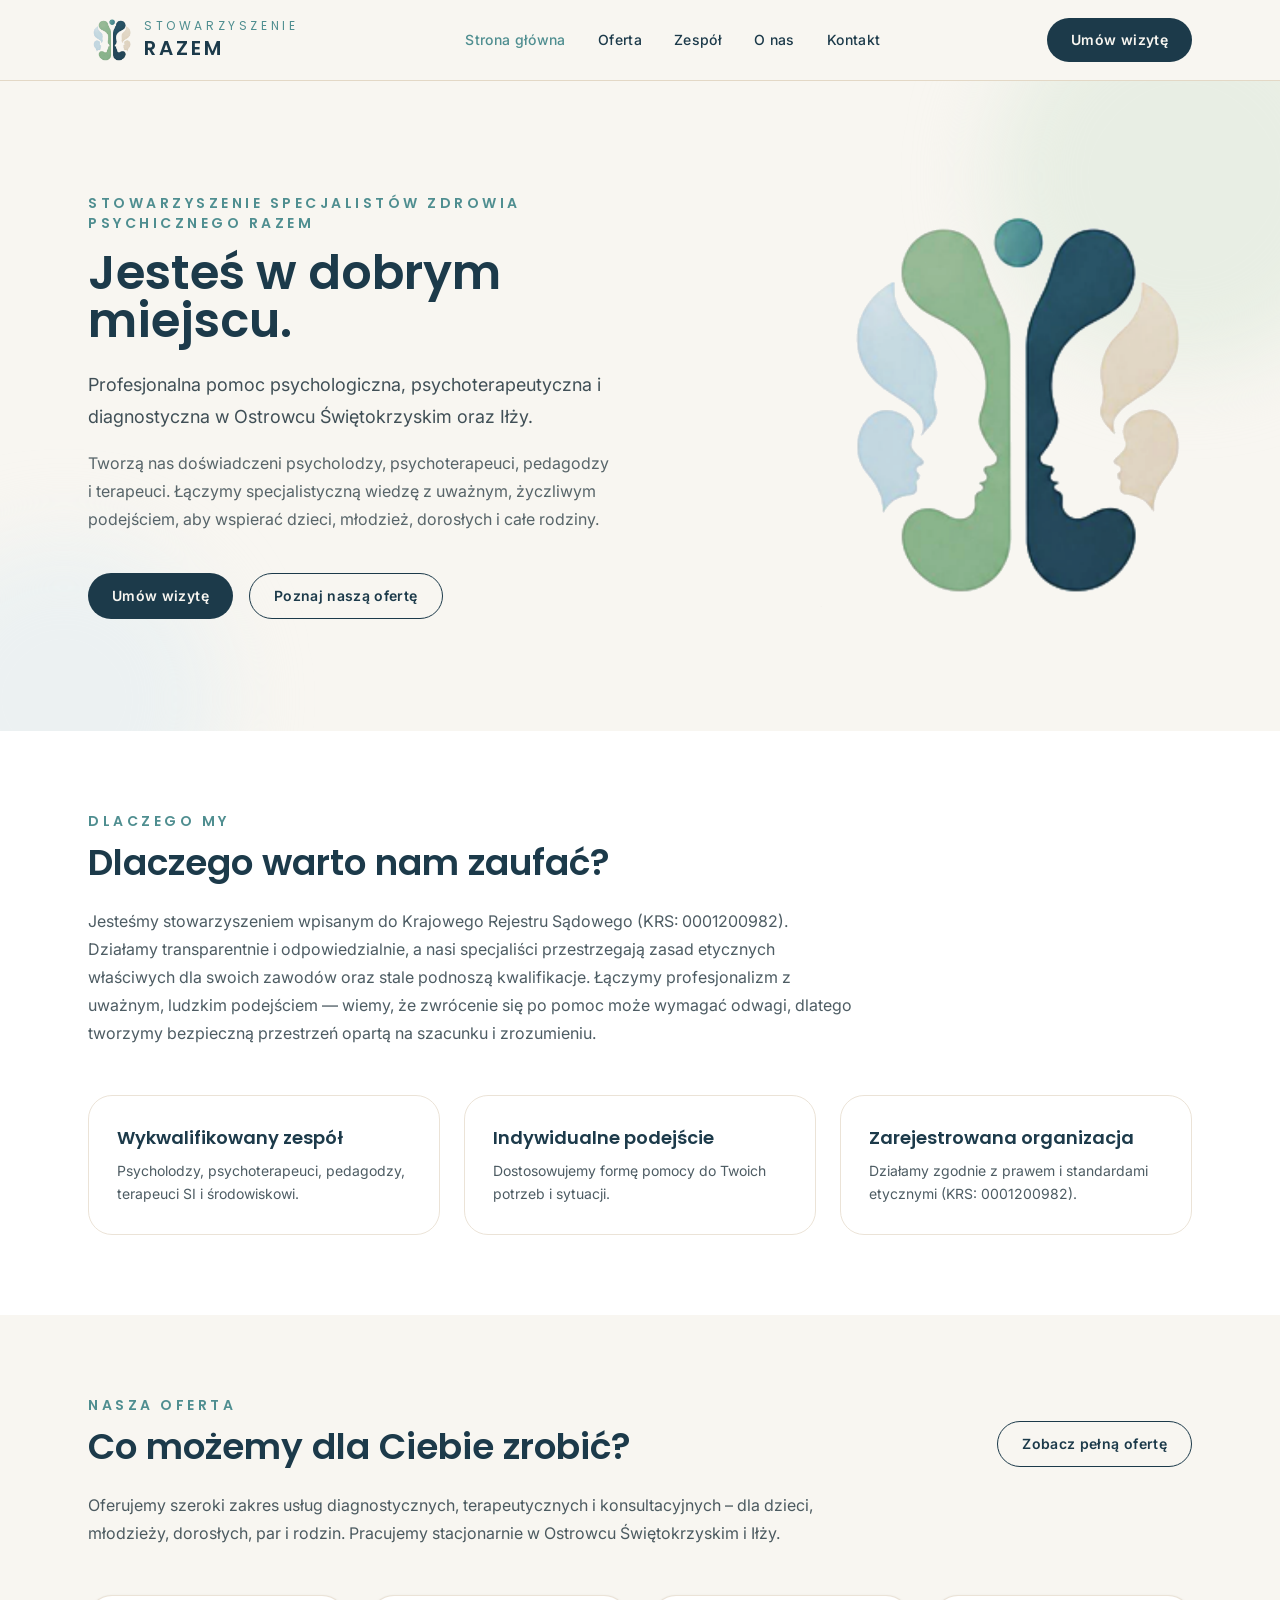
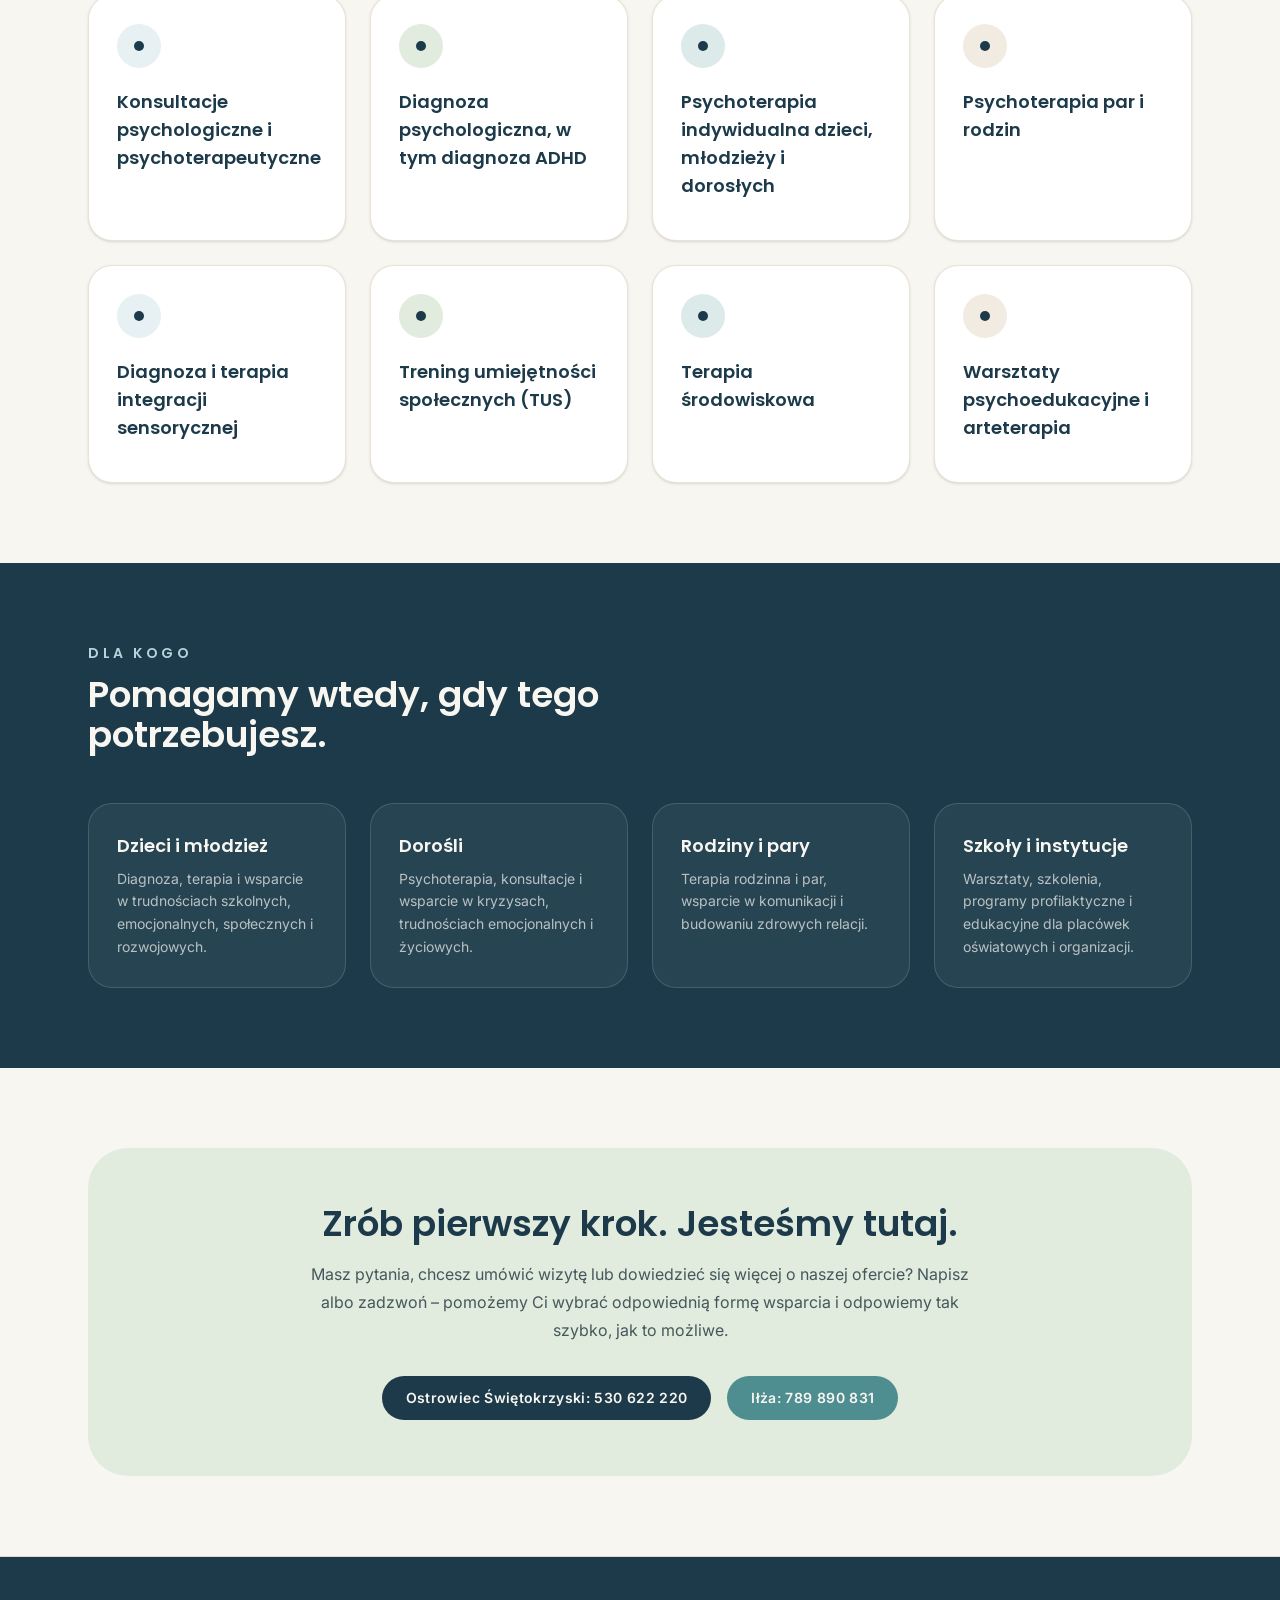
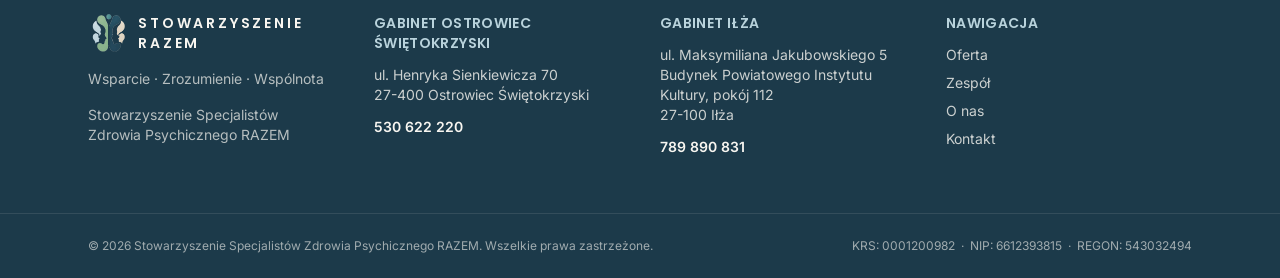
<file: razem/index.html>
<!DOCTYPE html><html lang="pl"><head><meta charset="UTF-8"><meta name="viewport" content="width=device-width, initial-scale=1"><title>Stowarzyszenie RAZEM</title><meta name="description" content="Profesjonalna pomoc psychologiczna, psychoterapeutyczna i diagnostyczna w Ostrowcu Świętokrzyskim oraz Iłży. Wsparcie dla dzieci, młodzieży, dorosłych, par i rodzin."><link rel="canonical" href="https://jceluch.github.io/razem/"><meta name="robots" content="noindex, nofollow"><link rel="icon" type="image/png" sizes="32x32" href="/razem/favicon-32.png"><link rel="icon" href="/razem/favicon.ico" sizes="any"><link rel="apple-touch-icon" href="/razem/apple-touch-icon.png"><meta property="og:title" content="Stowarzyszenie RAZEM"><meta property="og:description" content="Profesjonalna pomoc psychologiczna, psychoterapeutyczna i diagnostyczna w Ostrowcu Świętokrzyskim oraz Iłży. Wsparcie dla dzieci, młodzieży, dorosłych, par i rodzin."><meta property="og:type" content="website"><meta property="og:image" content="https://jceluch.github.io/razem/images/og-default.png"><meta property="og:locale" content="pl_PL"><meta name="twitter:card" content="summary_large_image"><link rel="preconnect" href="https://fonts.googleapis.com"><link rel="preconnect" href="https://fonts.gstatic.com" crossorigin><link href="https://fonts.googleapis.com/css2?family=Inter:wght@400;500;600;700&family=Poppins:wght@400;500;600;700&display=swap" rel="stylesheet"><link rel="stylesheet" href="/razem/_astro/BaseLayout.CHkU5G_m.css"></head><body class="flex min-h-screen flex-col bg-cream text-navy-dark"><header class="sticky top-0 z-50 border-b border-sand bg-cream/95 backdrop-blur"><div class="mx-auto w-full max-w-6xl px-6 flex h-20 items-center justify-between"><a href="/razem/" class="flex items-center gap-3" aria-label="Stowarzyszenie RAZEM – strona główna"><img src="/razem/images/logo/razem-icon.png" alt="" width="44" height="44" class="h-11 w-11"><span class="flex flex-col leading-tight"><span class="font-display text-xs tracking-[0.3em] text-teal uppercase">Stowarzyszenie</span><span class="font-display text-xl font-semibold tracking-[0.15em] text-navy uppercase">Razem</span></span></a><nav class="hidden items-center gap-8 md:flex" aria-label="Główna nawigacja"><a href="/razem/" class="text-sm font-medium tracking-wide transition-colors hover:text-teal text-teal" aria-current="page">Strona główna</a><a href="/razem/oferta" class="text-sm font-medium tracking-wide transition-colors hover:text-teal text-navy">Oferta</a><a href="/razem/zespol" class="text-sm font-medium tracking-wide transition-colors hover:text-teal text-navy">Zespół</a><a href="/razem/o-nas" class="text-sm font-medium tracking-wide transition-colors hover:text-teal text-navy">O nas</a><a href="/razem/kontakt" class="text-sm font-medium tracking-wide transition-colors hover:text-teal text-navy">Kontakt</a></nav><div class="hidden md:block"><a href="/razem/kontakt" class="inline-flex items-center justify-center gap-2 rounded-full px-6 py-3 text-sm font-semibold tracking-wide transition-colors bg-navy text-cream hover:bg-navy-dark">Umów wizytę</a></div><details class="group relative md:hidden"><summary class="flex h-10 w-10 cursor-pointer list-none items-center justify-center rounded-full border border-navy/20 text-navy [&amp;::-webkit-details-marker]:hidden" aria-label="Otwórz menu"><svg xmlns="http://www.w3.org/2000/svg" viewBox="0 0 24 24" fill="none" stroke="currentColor" stroke-width="2" class="h-5 w-5"><path stroke-linecap="round" stroke-linejoin="round" d="M4 6h16M4 12h16M4 18h16"></path></svg></summary><nav class="absolute right-0 top-12 flex w-56 flex-col gap-1 rounded-2xl border border-sand bg-cream p-3 shadow-lg" aria-label="Menu mobilne"><a href="/razem/" class="rounded-lg px-3 py-2 text-sm font-medium transition-colors hover:bg-sand/60 text-teal">Strona główna</a><a href="/razem/oferta" class="rounded-lg px-3 py-2 text-sm font-medium transition-colors hover:bg-sand/60 text-navy">Oferta</a><a href="/razem/zespol" class="rounded-lg px-3 py-2 text-sm font-medium transition-colors hover:bg-sand/60 text-navy">Zespół</a><a href="/razem/o-nas" class="rounded-lg px-3 py-2 text-sm font-medium transition-colors hover:bg-sand/60 text-navy">O nas</a><a href="/razem/kontakt" class="rounded-lg px-3 py-2 text-sm font-medium transition-colors hover:bg-sand/60 text-navy">Kontakt</a><a href="/razem/kontakt" class="mt-1 rounded-lg bg-navy px-3 py-2 text-center text-sm font-semibold text-cream">Umów wizytę</a></nav></details></div></header><main class="flex-1"><section class="relative overflow-hidden"><div class="absolute inset-0 -z-10 bg-cream"></div><div class="absolute -top-24 -right-24 -z-10 h-96 w-96 rounded-full bg-sage-light/70 blur-2xl"></div><div class="absolute -bottom-32 -left-24 -z-10 h-80 w-80 rounded-full bg-sky-light/70 blur-2xl"></div><div class="mx-auto w-full max-w-6xl px-6 grid items-center gap-12 py-20 lg:grid-cols-2 lg:py-28"><div><p class="mb-4 font-display text-sm font-semibold tracking-[0.25em] text-teal uppercase">Stowarzyszenie Specjalistów Zdrowia Psychicznego RAZEM</p><h1 class="text-4xl font-semibold text-navy sm:text-5xl">Jesteś w dobrym miejscu.</h1><p class="mt-6 max-w-xl text-lg leading-8 text-navy-dark/80">Profesjonalna pomoc psychologiczna, psychoterapeutyczna i diagnostyczna w Ostrowcu Świętokrzyskim oraz Iłży.</p><p class="mt-4 max-w-xl leading-7 text-navy-dark/70">Tworzą nas doświadczeni psycholodzy, psychoterapeuci, pedagodzy i terapeuci. Łączymy specjalistyczną wiedzę z uważnym, życzliwym podejściem, aby wspierać dzieci, młodzież, dorosłych i całe rodziny.</p><div class="mt-10 flex flex-wrap gap-4"><a href="/razem/kontakt" class="inline-flex items-center justify-center gap-2 rounded-full px-6 py-3 text-sm font-semibold tracking-wide transition-colors bg-navy text-cream hover:bg-navy-dark">Umów wizytę</a><a href="/razem/oferta" class="inline-flex items-center justify-center gap-2 rounded-full px-6 py-3 text-sm font-semibold tracking-wide transition-colors border border-navy text-navy hover:bg-navy hover:text-cream">Poznaj naszą ofertę</a></div></div><div class="flex justify-center lg:justify-end"><img src="/razem/images/logo/razem-icon.png" alt="Znak graficzny Stowarzyszenia RAZEM" width="360" height="360" class="w-64 sm:w-80 lg:w-96"></div></div></section><section class="bg-white py-20"><div class="mx-auto w-full max-w-6xl px-6"><div class="text-left max-w-2xl"><p class="mb-3 font-display text-sm font-semibold tracking-[0.25em] uppercase text-teal">Dlaczego my</p><h2 class="text-3xl font-semibold sm:text-4xl text-navy">Dlaczego warto nam zaufać?</h2></div><p class="mt-6 max-w-3xl leading-7 text-navy-dark/75">Jesteśmy stowarzyszeniem wpisanym do Krajowego Rejestru Sądowego (KRS: 0001200982). Działamy transparentnie i odpowiedzialnie, a nasi specjaliści przestrzegają zasad etycznych właściwych dla swoich zawodów oraz stale podnoszą kwalifikacje. Łączymy profesjonalizm z uważnym, ludzkim podejściem — wiemy, że zwrócenie się po pomoc może wymagać odwagi, dlatego tworzymy bezpieczną przestrzeń opartą na szacunku i zrozumieniu.</p><div class="mt-12 grid gap-6 sm:grid-cols-3"><div class="rounded-3xl border border-sand/70 p-7"><h3 class="text-lg font-semibold text-navy">Wykwalifikowany zespół</h3><p class="mt-2 text-sm leading-relaxed text-navy-dark/75">Psycholodzy, psychoterapeuci, pedagodzy, terapeuci SI i środowiskowi.</p></div><div class="rounded-3xl border border-sand/70 p-7"><h3 class="text-lg font-semibold text-navy">Indywidualne podejście</h3><p class="mt-2 text-sm leading-relaxed text-navy-dark/75">Dostosowujemy formę pomocy do Twoich potrzeb i sytuacji.</p></div><div class="rounded-3xl border border-sand/70 p-7"><h3 class="text-lg font-semibold text-navy">Zarejestrowana organizacja</h3><p class="mt-2 text-sm leading-relaxed text-navy-dark/75">Działamy zgodnie z prawem i standardami etycznymi (KRS: 0001200982).</p></div></div></div></section><section class="py-20"><div class="mx-auto w-full max-w-6xl px-6"><div class="flex flex-wrap items-end justify-between gap-6"><div class="text-left max-w-xl"><p class="mb-3 font-display text-sm font-semibold tracking-[0.25em] uppercase text-teal">Nasza oferta</p><h2 class="text-3xl font-semibold sm:text-4xl text-navy">Co możemy dla Ciebie zrobić?</h2></div><a href="/razem/oferta" class="inline-flex items-center justify-center gap-2 rounded-full px-6 py-3 text-sm font-semibold tracking-wide transition-colors border border-navy text-navy hover:bg-navy hover:text-cream">Zobacz pełną ofertę</a></div><p class="mt-6 max-w-3xl leading-7 text-navy-dark/75">Oferujemy szeroki zakres usług diagnostycznych, terapeutycznych i konsultacyjnych – dla dzieci, młodzieży, dorosłych, par i rodzin. Pracujemy stacjonarnie w Ostrowcu Świętokrzyskim i Iłży.</p><div class="mt-12 grid gap-6 sm:grid-cols-2 lg:grid-cols-4"><article class="rounded-3xl border border-sand/70 bg-white p-7 shadow-sm"><div class="mb-5 inline-flex h-11 w-11 items-center justify-center rounded-full bg-sky-light"><span class="h-2.5 w-2.5 rounded-full bg-navy"></span></div><h3 class="text-lg font-semibold text-navy">Konsultacje psychologiczne i psychoterapeutyczne</h3><div class="mt-3 text-sm leading-relaxed text-navy-dark/80"></div></article><article class="rounded-3xl border border-sand/70 bg-white p-7 shadow-sm"><div class="mb-5 inline-flex h-11 w-11 items-center justify-center rounded-full bg-sage-light"><span class="h-2.5 w-2.5 rounded-full bg-navy"></span></div><h3 class="text-lg font-semibold text-navy">Diagnoza psychologiczna, w tym diagnoza ADHD</h3><div class="mt-3 text-sm leading-relaxed text-navy-dark/80"></div></article><article class="rounded-3xl border border-sand/70 bg-white p-7 shadow-sm"><div class="mb-5 inline-flex h-11 w-11 items-center justify-center rounded-full bg-teal-light"><span class="h-2.5 w-2.5 rounded-full bg-navy"></span></div><h3 class="text-lg font-semibold text-navy">Psychoterapia indywidualna dzieci, młodzieży i dorosłych</h3><div class="mt-3 text-sm leading-relaxed text-navy-dark/80"></div></article><article class="rounded-3xl border border-sand/70 bg-white p-7 shadow-sm"><div class="mb-5 inline-flex h-11 w-11 items-center justify-center rounded-full bg-sand/50"><span class="h-2.5 w-2.5 rounded-full bg-navy"></span></div><h3 class="text-lg font-semibold text-navy">Psychoterapia par i rodzin</h3><div class="mt-3 text-sm leading-relaxed text-navy-dark/80"></div></article><article class="rounded-3xl border border-sand/70 bg-white p-7 shadow-sm"><div class="mb-5 inline-flex h-11 w-11 items-center justify-center rounded-full bg-sky-light"><span class="h-2.5 w-2.5 rounded-full bg-navy"></span></div><h3 class="text-lg font-semibold text-navy">Diagnoza i terapia integracji sensorycznej</h3><div class="mt-3 text-sm leading-relaxed text-navy-dark/80"></div></article><article class="rounded-3xl border border-sand/70 bg-white p-7 shadow-sm"><div class="mb-5 inline-flex h-11 w-11 items-center justify-center rounded-full bg-sage-light"><span class="h-2.5 w-2.5 rounded-full bg-navy"></span></div><h3 class="text-lg font-semibold text-navy">Trening umiejętności społecznych (TUS)</h3><div class="mt-3 text-sm leading-relaxed text-navy-dark/80"></div></article><article class="rounded-3xl border border-sand/70 bg-white p-7 shadow-sm"><div class="mb-5 inline-flex h-11 w-11 items-center justify-center rounded-full bg-teal-light"><span class="h-2.5 w-2.5 rounded-full bg-navy"></span></div><h3 class="text-lg font-semibold text-navy">Terapia środowiskowa</h3><div class="mt-3 text-sm leading-relaxed text-navy-dark/80"></div></article><article class="rounded-3xl border border-sand/70 bg-white p-7 shadow-sm"><div class="mb-5 inline-flex h-11 w-11 items-center justify-center rounded-full bg-sand/50"><span class="h-2.5 w-2.5 rounded-full bg-navy"></span></div><h3 class="text-lg font-semibold text-navy">Warsztaty psychoedukacyjne i arteterapia</h3><div class="mt-3 text-sm leading-relaxed text-navy-dark/80"></div></article></div></div></section><section class="bg-navy py-20 text-cream"><div class="mx-auto w-full max-w-6xl px-6"><div class="text-left max-w-2xl"><p class="mb-3 font-display text-sm font-semibold tracking-[0.25em] uppercase text-sky">Dla kogo</p><h2 class="text-3xl font-semibold sm:text-4xl text-cream">Pomagamy wtedy, gdy tego potrzebujesz.</h2></div><div class="mt-12 grid gap-6 sm:grid-cols-2 lg:grid-cols-4"><div class="rounded-3xl border border-cream/15 bg-cream/5 p-7"><h3 class="text-lg font-semibold text-cream">Dzieci i młodzież</h3><p class="mt-2 text-sm leading-relaxed text-cream/70">Diagnoza, terapia i wsparcie w trudnościach szkolnych, emocjonalnych, społecznych i rozwojowych.</p></div><div class="rounded-3xl border border-cream/15 bg-cream/5 p-7"><h3 class="text-lg font-semibold text-cream">Dorośli</h3><p class="mt-2 text-sm leading-relaxed text-cream/70">Psychoterapia, konsultacje i wsparcie w kryzysach, trudnościach emocjonalnych i życiowych.</p></div><div class="rounded-3xl border border-cream/15 bg-cream/5 p-7"><h3 class="text-lg font-semibold text-cream">Rodziny i pary</h3><p class="mt-2 text-sm leading-relaxed text-cream/70">Terapia rodzinna i par, wsparcie w komunikacji i budowaniu zdrowych relacji.</p></div><div class="rounded-3xl border border-cream/15 bg-cream/5 p-7"><h3 class="text-lg font-semibold text-cream">Szkoły i instytucje</h3><p class="mt-2 text-sm leading-relaxed text-cream/70">Warsztaty, szkolenia, programy profilaktyczne i edukacyjne dla placówek oświatowych i organizacji.</p></div></div></div></section><section class="py-20"><div class="mx-auto w-full max-w-6xl px-6"><div class="rounded-[2.5rem] bg-sage-light px-8 py-14 text-center sm:px-16"><h2 class="text-3xl font-semibold text-navy sm:text-4xl">Zrób pierwszy krok. Jesteśmy tutaj.</h2><p class="mx-auto mt-4 max-w-2xl leading-7 text-navy-dark/75">Masz pytania, chcesz umówić wizytę lub dowiedzieć się więcej o naszej ofercie? Napisz albo zadzwoń – pomożemy Ci wybrać odpowiednią formę wsparcia i odpowiemy tak szybko, jak to możliwe.</p><div class="mt-8 flex flex-wrap items-center justify-center gap-4"><a href="tel:530622220" class="inline-flex items-center justify-center gap-2 rounded-full px-6 py-3 text-sm font-semibold tracking-wide transition-colors bg-navy text-cream hover:bg-navy-dark">Ostrowiec Świętokrzyski: 530 622 220</a><a href="tel:789890831" class="inline-flex items-center justify-center gap-2 rounded-full px-6 py-3 text-sm font-semibold tracking-wide transition-colors bg-teal text-cream hover:bg-navy">Iłża: 789 890 831</a></div></div></div></section></main><footer class="border-t border-sand bg-navy text-cream"><div class="mx-auto w-full max-w-6xl px-6 grid gap-10 py-14 md:grid-cols-4"><div class="md:col-span-1"><a href="/razem/" class="flex items-center gap-3"><img src="/razem/images/logo/razem-icon.png" alt="" width="40" height="40" class="h-10 w-10"><span class="font-display text-sm font-semibold tracking-[0.2em] uppercase">Stowarzyszenie Razem</span></a><p class="mt-4 text-sm text-cream/70">Wsparcie · Zrozumienie · Wspólnota</p><p class="mt-4 text-sm text-cream/70">Stowarzyszenie Specjalistów Zdrowia Psychicznego RAZEM</p></div><div><h3 class="font-display text-sm font-semibold tracking-wide text-sky uppercase">Gabinet Ostrowiec Świętokrzyski</h3><p class="mt-3 text-sm text-cream/80">ul. Henryka Sienkiewicza 70<br>27-400 Ostrowiec Świętokrzyski</p><p class="mt-3 text-sm"><a href="tel:530622220" class="font-semibold text-cream hover:text-sky">530 622 220</a></p></div><div><h3 class="font-display text-sm font-semibold tracking-wide text-sky uppercase">Gabinet Iłża</h3><p class="mt-3 text-sm text-cream/80">ul. Maksymiliana Jakubowskiego 5<br>Budynek Powiatowego Instytutu Kultury, pokój 112<br>27-100 Iłża</p><p class="mt-3 text-sm"><a href="tel:789890831" class="font-semibold text-cream hover:text-sky">789 890 831</a></p></div><div><h3 class="font-display text-sm font-semibold tracking-wide text-sky uppercase">Nawigacja</h3><nav class="mt-3 flex flex-col gap-2 text-sm text-cream/80"><a href="/razem/oferta" class="hover:text-sky">Oferta</a><a href="/razem/zespol" class="hover:text-sky">Zespół</a><a href="/razem/o-nas" class="hover:text-sky">O nas</a><a href="/razem/kontakt" class="hover:text-sky">Kontakt</a></nav></div></div><div class="border-t border-cream/10"><div class="mx-auto w-full max-w-6xl px-6 flex flex-col gap-2 py-6 text-xs text-cream/60 md:flex-row md:items-center md:justify-between"><p>&copy; 2026 Stowarzyszenie Specjalistów Zdrowia Psychicznego RAZEM. Wszelkie prawa zastrzeżone.</p><p>KRS: 0001200982 &nbsp;·&nbsp; NIP: 6612393815 &nbsp;·&nbsp; REGON: 543032494</p></div></div></footer></body></html>
</file>
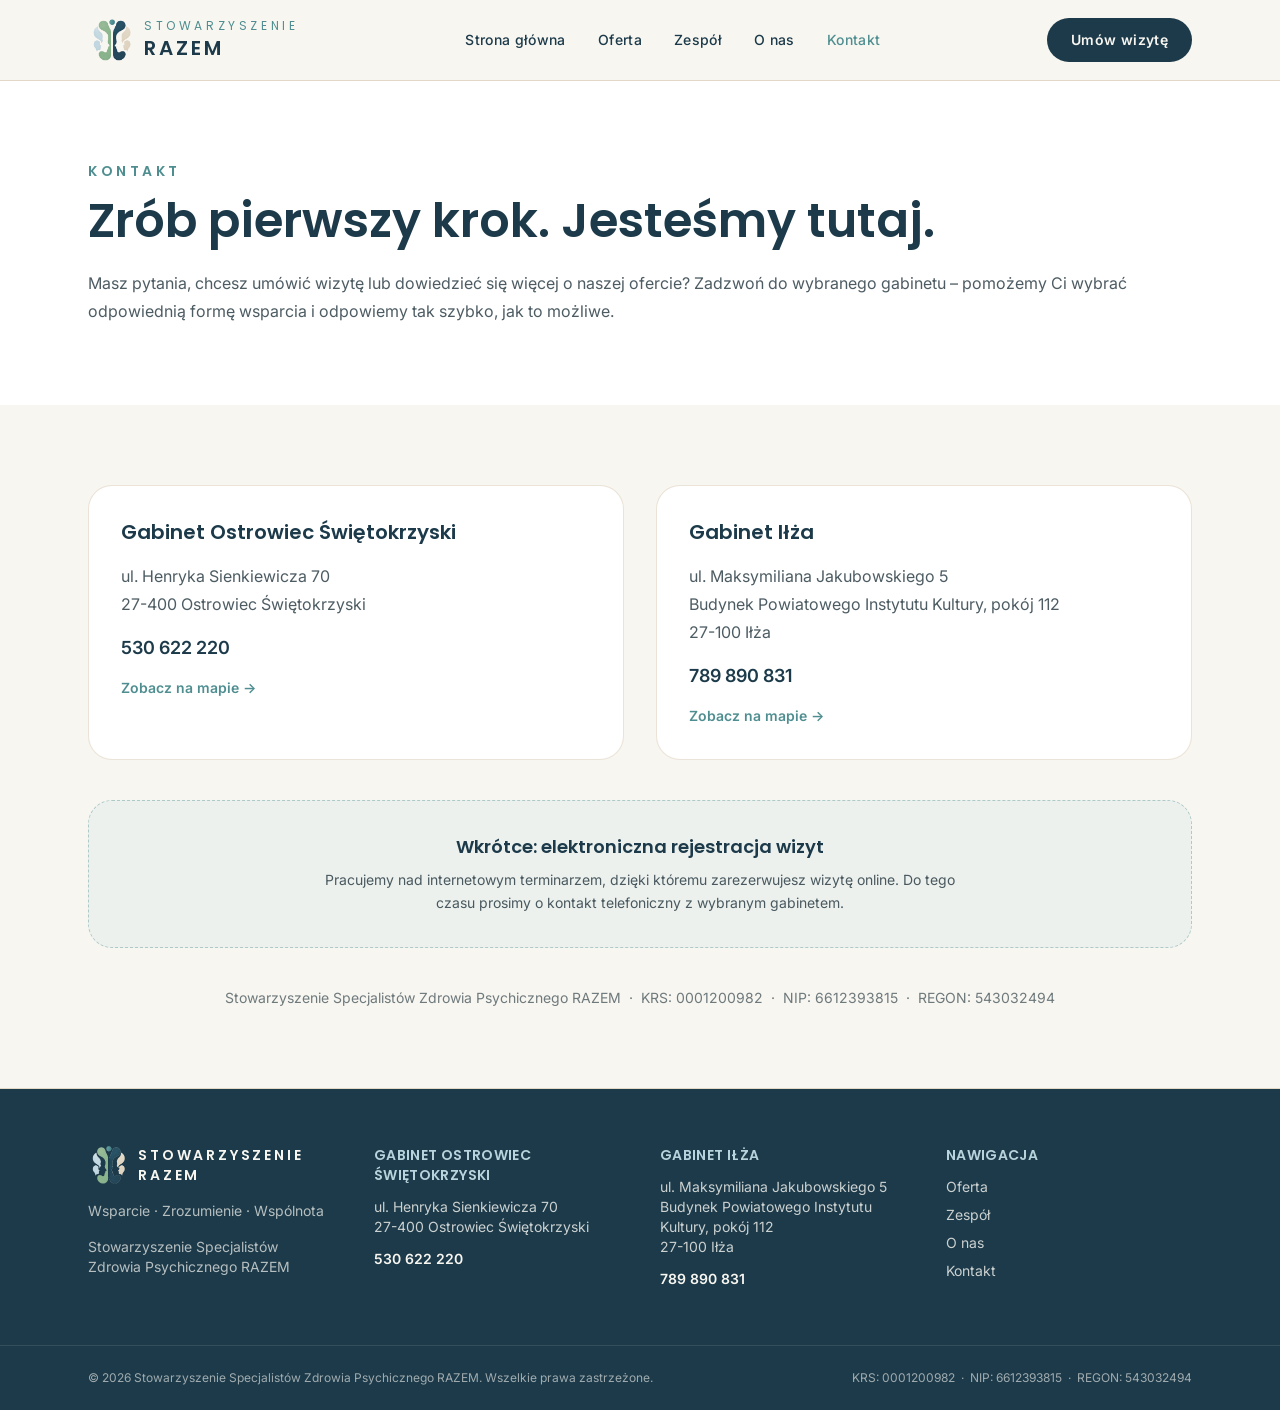
<file: razem/kontakt/index.html>
<!DOCTYPE html><html lang="pl"><head><meta charset="UTF-8"><meta name="viewport" content="width=device-width, initial-scale=1"><title>Kontakt · Stowarzyszenie RAZEM</title><meta name="description" content="Skontaktuj się ze Stowarzyszeniem RAZEM. Gabinety w Ostrowcu Świętokrzyskim i Iłży. Umów wizytę telefonicznie."><link rel="canonical" href="https://jceluch.github.io/razem/kontakt/"><meta name="robots" content="noindex, nofollow"><link rel="icon" type="image/png" sizes="32x32" href="/razem/favicon-32.png"><link rel="icon" href="/razem/favicon.ico" sizes="any"><link rel="apple-touch-icon" href="/razem/apple-touch-icon.png"><meta property="og:title" content="Kontakt · Stowarzyszenie RAZEM"><meta property="og:description" content="Skontaktuj się ze Stowarzyszeniem RAZEM. Gabinety w Ostrowcu Świętokrzyskim i Iłży. Umów wizytę telefonicznie."><meta property="og:type" content="website"><meta property="og:image" content="https://jceluch.github.io/razem/images/og-default.png"><meta property="og:locale" content="pl_PL"><meta name="twitter:card" content="summary_large_image"><link rel="preconnect" href="https://fonts.googleapis.com"><link rel="preconnect" href="https://fonts.gstatic.com" crossorigin><link href="https://fonts.googleapis.com/css2?family=Inter:wght@400;500;600;700&family=Poppins:wght@400;500;600;700&display=swap" rel="stylesheet"><link rel="stylesheet" href="/razem/_astro/BaseLayout.CHkU5G_m.css"></head><body class="flex min-h-screen flex-col bg-cream text-navy-dark"><header class="sticky top-0 z-50 border-b border-sand bg-cream/95 backdrop-blur"><div class="mx-auto w-full max-w-6xl px-6 flex h-20 items-center justify-between"><a href="/razem/" class="flex items-center gap-3" aria-label="Stowarzyszenie RAZEM – strona główna"><img src="/razem/images/logo/razem-icon.png" alt="" width="44" height="44" class="h-11 w-11"><span class="flex flex-col leading-tight"><span class="font-display text-xs tracking-[0.3em] text-teal uppercase">Stowarzyszenie</span><span class="font-display text-xl font-semibold tracking-[0.15em] text-navy uppercase">Razem</span></span></a><nav class="hidden items-center gap-8 md:flex" aria-label="Główna nawigacja"><a href="/razem/" class="text-sm font-medium tracking-wide transition-colors hover:text-teal text-navy">Strona główna</a><a href="/razem/oferta" class="text-sm font-medium tracking-wide transition-colors hover:text-teal text-navy">Oferta</a><a href="/razem/zespol" class="text-sm font-medium tracking-wide transition-colors hover:text-teal text-navy">Zespół</a><a href="/razem/o-nas" class="text-sm font-medium tracking-wide transition-colors hover:text-teal text-navy">O nas</a><a href="/razem/kontakt" class="text-sm font-medium tracking-wide transition-colors hover:text-teal text-teal" aria-current="page">Kontakt</a></nav><div class="hidden md:block"><a href="/razem/kontakt" class="inline-flex items-center justify-center gap-2 rounded-full px-6 py-3 text-sm font-semibold tracking-wide transition-colors bg-navy text-cream hover:bg-navy-dark">Umów wizytę</a></div><details class="group relative md:hidden"><summary class="flex h-10 w-10 cursor-pointer list-none items-center justify-center rounded-full border border-navy/20 text-navy [&amp;::-webkit-details-marker]:hidden" aria-label="Otwórz menu"><svg xmlns="http://www.w3.org/2000/svg" viewBox="0 0 24 24" fill="none" stroke="currentColor" stroke-width="2" class="h-5 w-5"><path stroke-linecap="round" stroke-linejoin="round" d="M4 6h16M4 12h16M4 18h16"></path></svg></summary><nav class="absolute right-0 top-12 flex w-56 flex-col gap-1 rounded-2xl border border-sand bg-cream p-3 shadow-lg" aria-label="Menu mobilne"><a href="/razem/" class="rounded-lg px-3 py-2 text-sm font-medium transition-colors hover:bg-sand/60 text-navy">Strona główna</a><a href="/razem/oferta" class="rounded-lg px-3 py-2 text-sm font-medium transition-colors hover:bg-sand/60 text-navy">Oferta</a><a href="/razem/zespol" class="rounded-lg px-3 py-2 text-sm font-medium transition-colors hover:bg-sand/60 text-navy">Zespół</a><a href="/razem/o-nas" class="rounded-lg px-3 py-2 text-sm font-medium transition-colors hover:bg-sand/60 text-navy">O nas</a><a href="/razem/kontakt" class="rounded-lg px-3 py-2 text-sm font-medium transition-colors hover:bg-sand/60 text-teal">Kontakt</a><a href="/razem/kontakt" class="mt-1 rounded-lg bg-navy px-3 py-2 text-center text-sm font-semibold text-cream">Umów wizytę</a></nav></details></div></header><main class="flex-1"><section class="bg-white py-20"><div class="mx-auto w-full max-w-6xl px-6 max-w-3xl"><p class="mb-4 font-display text-sm font-semibold tracking-[0.25em] text-teal uppercase">Kontakt</p><h1 class="text-4xl font-semibold text-navy sm:text-5xl">Zrób pierwszy krok. Jesteśmy tutaj.</h1><p class="mt-6 leading-7 text-navy-dark/75">Masz pytania, chcesz umówić wizytę lub dowiedzieć się więcej o naszej ofercie? Zadzwoń do wybranego gabinetu – pomożemy Ci wybrać odpowiednią formę wsparcia i odpowiemy tak szybko, jak to możliwe.</p></div></section><section class="py-20"><div class="mx-auto w-full max-w-6xl px-6"><div class="grid gap-8 md:grid-cols-2"><div class="rounded-3xl border border-sand/70 bg-white p-8"><h2 class="text-xl font-semibold text-navy">Gabinet Ostrowiec Świętokrzyski</h2><p class="mt-4 leading-7 text-navy-dark/75">ul. Henryka Sienkiewicza 70<br>27-400 Ostrowiec Świętokrzyski<br></p><p class="mt-4 text-lg font-semibold"><a href="tel:530622220" class="text-navy hover:text-teal">530 622 220</a></p><a href="https://www.google.com/maps/search/?api=1&amp;query=ul.%20Henryka%20Sienkiewicza%2070%2C%2027-400%20Ostrowiec%20%C5%9Awi%C4%99tokrzyski" target="_blank" rel="noopener noreferrer" class="mt-4 inline-flex text-sm font-semibold text-teal hover:text-navy">Zobacz na mapie →</a></div><div class="rounded-3xl border border-sand/70 bg-white p-8"><h2 class="text-xl font-semibold text-navy">Gabinet Iłża</h2><p class="mt-4 leading-7 text-navy-dark/75">ul. Maksymiliana Jakubowskiego 5<br>Budynek Powiatowego Instytutu Kultury, pokój 112<br>27-100 Iłża<br></p><p class="mt-4 text-lg font-semibold"><a href="tel:789890831" class="text-navy hover:text-teal">789 890 831</a></p><a href="https://www.google.com/maps/search/?api=1&amp;query=ul.%20Maksymiliana%20Jakubowskiego%205%2C%2027-100%20I%C5%82%C5%BCa" target="_blank" rel="noopener noreferrer" class="mt-4 inline-flex text-sm font-semibold text-teal hover:text-navy">Zobacz na mapie →</a></div></div><div class="mt-10 rounded-3xl border border-dashed border-teal/40 bg-teal-light/40 p-8 text-center"><h3 class="text-lg font-semibold text-navy">Wkrótce: elektroniczna rejestracja wizyt</h3><p class="mx-auto mt-2 max-w-2xl text-sm leading-relaxed text-navy-dark/75">Pracujemy nad internetowym terminarzem, dzięki któremu zarezerwujesz wizytę online. Do tego czasu prosimy o kontakt telefoniczny z wybranym gabinetem.</p></div><div class="mt-10 text-center text-sm text-navy-dark/60"><p>Stowarzyszenie Specjalistów Zdrowia Psychicznego RAZEM &nbsp;·&nbsp; KRS: 0001200982 &nbsp;·&nbsp; NIP: 6612393815 &nbsp;·&nbsp; REGON: 543032494</p></div></div></section></main><footer class="border-t border-sand bg-navy text-cream"><div class="mx-auto w-full max-w-6xl px-6 grid gap-10 py-14 md:grid-cols-4"><div class="md:col-span-1"><a href="/razem/" class="flex items-center gap-3"><img src="/razem/images/logo/razem-icon.png" alt="" width="40" height="40" class="h-10 w-10"><span class="font-display text-sm font-semibold tracking-[0.2em] uppercase">Stowarzyszenie Razem</span></a><p class="mt-4 text-sm text-cream/70">Wsparcie · Zrozumienie · Wspólnota</p><p class="mt-4 text-sm text-cream/70">Stowarzyszenie Specjalistów Zdrowia Psychicznego RAZEM</p></div><div><h3 class="font-display text-sm font-semibold tracking-wide text-sky uppercase">Gabinet Ostrowiec Świętokrzyski</h3><p class="mt-3 text-sm text-cream/80">ul. Henryka Sienkiewicza 70<br>27-400 Ostrowiec Świętokrzyski</p><p class="mt-3 text-sm"><a href="tel:530622220" class="font-semibold text-cream hover:text-sky">530 622 220</a></p></div><div><h3 class="font-display text-sm font-semibold tracking-wide text-sky uppercase">Gabinet Iłża</h3><p class="mt-3 text-sm text-cream/80">ul. Maksymiliana Jakubowskiego 5<br>Budynek Powiatowego Instytutu Kultury, pokój 112<br>27-100 Iłża</p><p class="mt-3 text-sm"><a href="tel:789890831" class="font-semibold text-cream hover:text-sky">789 890 831</a></p></div><div><h3 class="font-display text-sm font-semibold tracking-wide text-sky uppercase">Nawigacja</h3><nav class="mt-3 flex flex-col gap-2 text-sm text-cream/80"><a href="/razem/oferta" class="hover:text-sky">Oferta</a><a href="/razem/zespol" class="hover:text-sky">Zespół</a><a href="/razem/o-nas" class="hover:text-sky">O nas</a><a href="/razem/kontakt" class="hover:text-sky">Kontakt</a></nav></div></div><div class="border-t border-cream/10"><div class="mx-auto w-full max-w-6xl px-6 flex flex-col gap-2 py-6 text-xs text-cream/60 md:flex-row md:items-center md:justify-between"><p>&copy; 2026 Stowarzyszenie Specjalistów Zdrowia Psychicznego RAZEM. Wszelkie prawa zastrzeżone.</p><p>KRS: 0001200982 &nbsp;·&nbsp; NIP: 6612393815 &nbsp;·&nbsp; REGON: 543032494</p></div></div></footer></body></html>
</file>
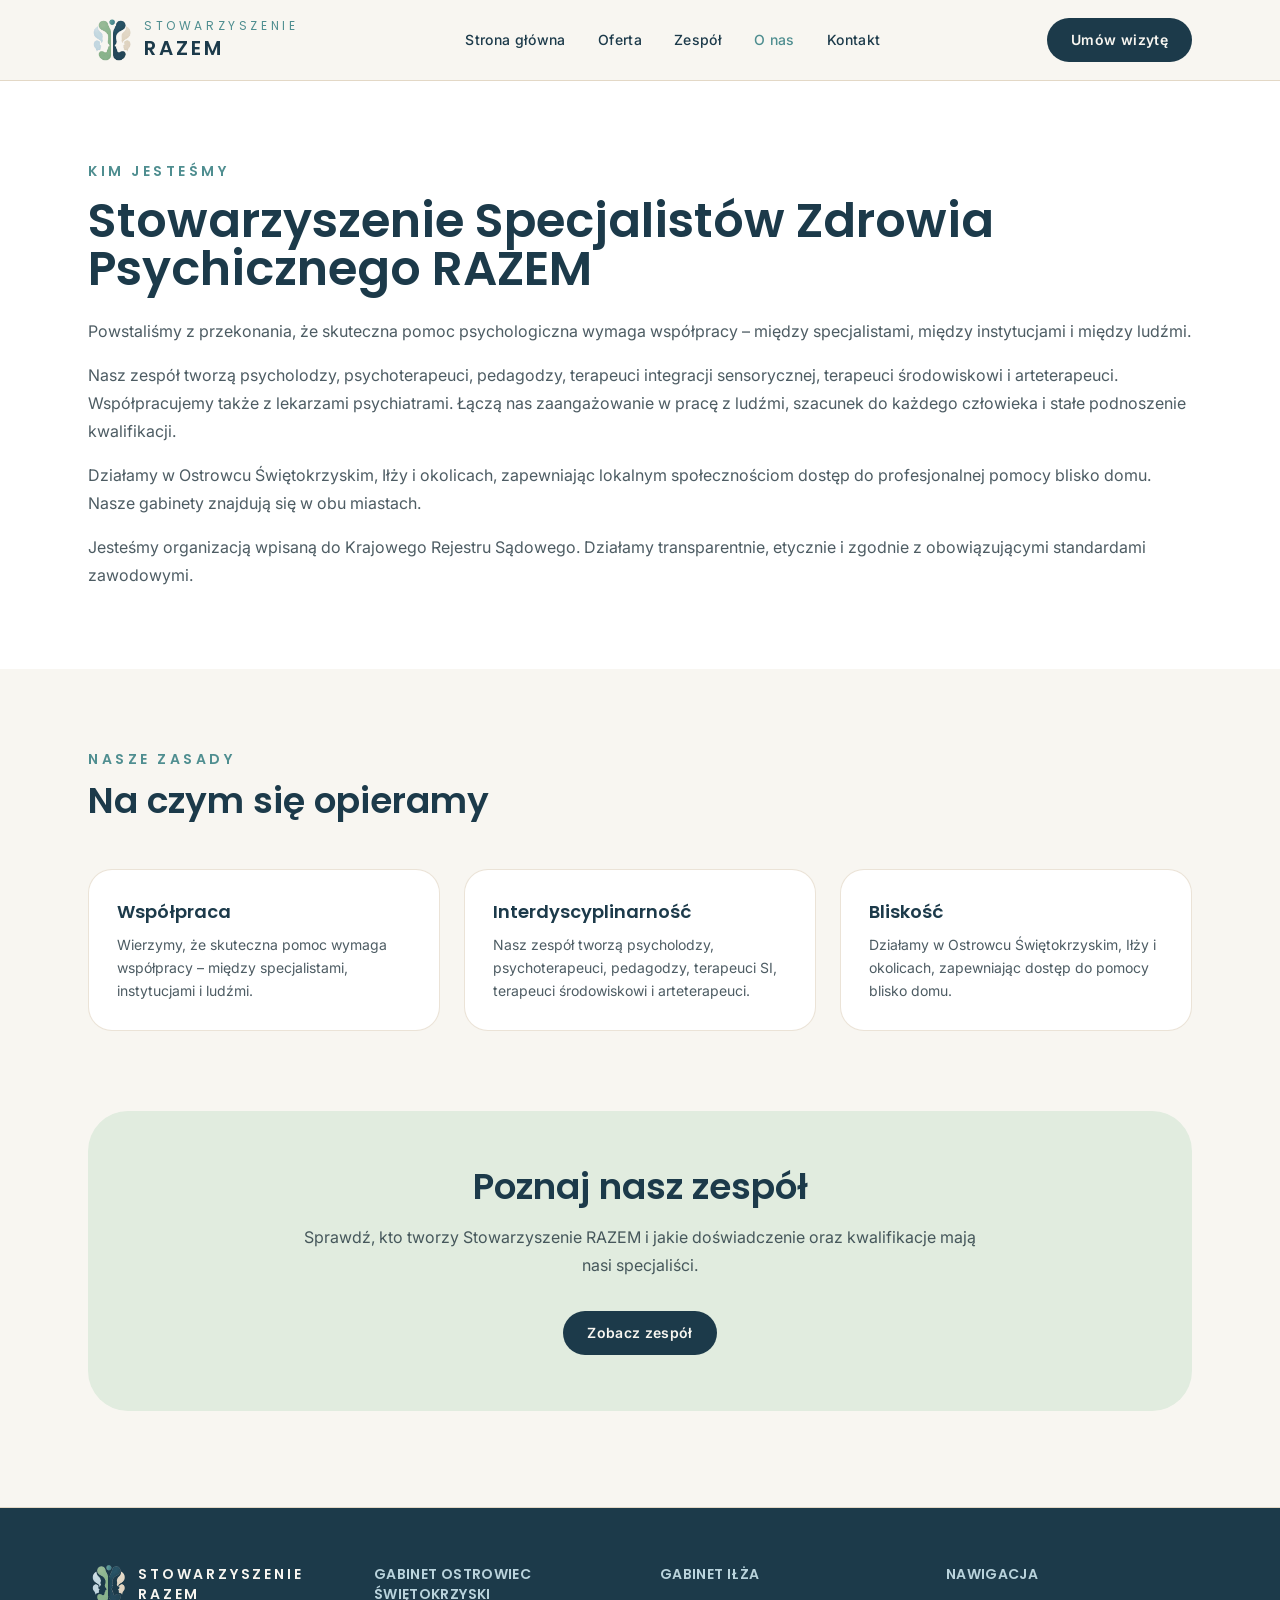
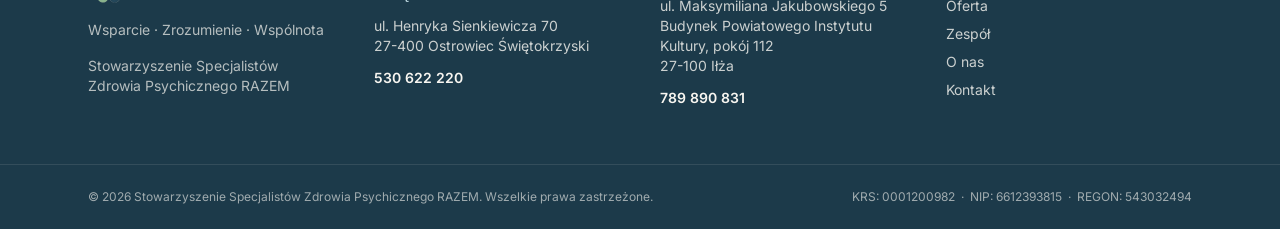
<file: razem/o-nas/index.html>
<!DOCTYPE html><html lang="pl"><head><meta charset="UTF-8"><meta name="viewport" content="width=device-width, initial-scale=1"><title>O nas · Stowarzyszenie RAZEM</title><meta name="description" content="Stowarzyszenie Specjalistów Zdrowia Psychicznego RAZEM powstało z przekonania, że skuteczna pomoc psychologiczna wymaga współpracy. Poznaj naszą misję i zespół."><link rel="canonical" href="https://jceluch.github.io/razem/o-nas/"><meta name="robots" content="noindex, nofollow"><link rel="icon" type="image/png" sizes="32x32" href="/razem/favicon-32.png"><link rel="icon" href="/razem/favicon.ico" sizes="any"><link rel="apple-touch-icon" href="/razem/apple-touch-icon.png"><meta property="og:title" content="O nas · Stowarzyszenie RAZEM"><meta property="og:description" content="Stowarzyszenie Specjalistów Zdrowia Psychicznego RAZEM powstało z przekonania, że skuteczna pomoc psychologiczna wymaga współpracy. Poznaj naszą misję i zespół."><meta property="og:type" content="website"><meta property="og:image" content="https://jceluch.github.io/razem/images/og-default.png"><meta property="og:locale" content="pl_PL"><meta name="twitter:card" content="summary_large_image"><link rel="preconnect" href="https://fonts.googleapis.com"><link rel="preconnect" href="https://fonts.gstatic.com" crossorigin><link href="https://fonts.googleapis.com/css2?family=Inter:wght@400;500;600;700&family=Poppins:wght@400;500;600;700&display=swap" rel="stylesheet"><link rel="stylesheet" href="/razem/_astro/BaseLayout.CHkU5G_m.css"></head><body class="flex min-h-screen flex-col bg-cream text-navy-dark"><header class="sticky top-0 z-50 border-b border-sand bg-cream/95 backdrop-blur"><div class="mx-auto w-full max-w-6xl px-6 flex h-20 items-center justify-between"><a href="/razem/" class="flex items-center gap-3" aria-label="Stowarzyszenie RAZEM – strona główna"><img src="/razem/images/logo/razem-icon.png" alt="" width="44" height="44" class="h-11 w-11"><span class="flex flex-col leading-tight"><span class="font-display text-xs tracking-[0.3em] text-teal uppercase">Stowarzyszenie</span><span class="font-display text-xl font-semibold tracking-[0.15em] text-navy uppercase">Razem</span></span></a><nav class="hidden items-center gap-8 md:flex" aria-label="Główna nawigacja"><a href="/razem/" class="text-sm font-medium tracking-wide transition-colors hover:text-teal text-navy">Strona główna</a><a href="/razem/oferta" class="text-sm font-medium tracking-wide transition-colors hover:text-teal text-navy">Oferta</a><a href="/razem/zespol" class="text-sm font-medium tracking-wide transition-colors hover:text-teal text-navy">Zespół</a><a href="/razem/o-nas" class="text-sm font-medium tracking-wide transition-colors hover:text-teal text-teal" aria-current="page">O nas</a><a href="/razem/kontakt" class="text-sm font-medium tracking-wide transition-colors hover:text-teal text-navy">Kontakt</a></nav><div class="hidden md:block"><a href="/razem/kontakt" class="inline-flex items-center justify-center gap-2 rounded-full px-6 py-3 text-sm font-semibold tracking-wide transition-colors bg-navy text-cream hover:bg-navy-dark">Umów wizytę</a></div><details class="group relative md:hidden"><summary class="flex h-10 w-10 cursor-pointer list-none items-center justify-center rounded-full border border-navy/20 text-navy [&amp;::-webkit-details-marker]:hidden" aria-label="Otwórz menu"><svg xmlns="http://www.w3.org/2000/svg" viewBox="0 0 24 24" fill="none" stroke="currentColor" stroke-width="2" class="h-5 w-5"><path stroke-linecap="round" stroke-linejoin="round" d="M4 6h16M4 12h16M4 18h16"></path></svg></summary><nav class="absolute right-0 top-12 flex w-56 flex-col gap-1 rounded-2xl border border-sand bg-cream p-3 shadow-lg" aria-label="Menu mobilne"><a href="/razem/" class="rounded-lg px-3 py-2 text-sm font-medium transition-colors hover:bg-sand/60 text-navy">Strona główna</a><a href="/razem/oferta" class="rounded-lg px-3 py-2 text-sm font-medium transition-colors hover:bg-sand/60 text-navy">Oferta</a><a href="/razem/zespol" class="rounded-lg px-3 py-2 text-sm font-medium transition-colors hover:bg-sand/60 text-navy">Zespół</a><a href="/razem/o-nas" class="rounded-lg px-3 py-2 text-sm font-medium transition-colors hover:bg-sand/60 text-teal">O nas</a><a href="/razem/kontakt" class="rounded-lg px-3 py-2 text-sm font-medium transition-colors hover:bg-sand/60 text-navy">Kontakt</a><a href="/razem/kontakt" class="mt-1 rounded-lg bg-navy px-3 py-2 text-center text-sm font-semibold text-cream">Umów wizytę</a></nav></details></div></header><main class="flex-1"><section class="bg-white py-20"><div class="mx-auto w-full max-w-6xl px-6 max-w-3xl"><p class="mb-4 font-display text-sm font-semibold tracking-[0.25em] text-teal uppercase">Kim jesteśmy</p><h1 class="text-4xl font-semibold text-navy sm:text-5xl">Stowarzyszenie Specjalistów Zdrowia Psychicznego RAZEM</h1><p class="mt-6 leading-7 text-navy-dark/75">Powstaliśmy z przekonania, że skuteczna pomoc psychologiczna wymaga współpracy – między specjalistami, między instytucjami i między ludźmi.</p><p class="mt-4 leading-7 text-navy-dark/75">Nasz zespół tworzą psycholodzy, psychoterapeuci, pedagodzy, terapeuci integracji sensorycznej, terapeuci środowiskowi i arteterapeuci. Współpracujemy także z lekarzami psychiatrami. Łączą nas zaangażowanie w pracę z ludźmi, szacunek do każdego człowieka i stałe podnoszenie kwalifikacji.</p><p class="mt-4 leading-7 text-navy-dark/75">Działamy w Ostrowcu Świętokrzyskim, Iłży i okolicach, zapewniając lokalnym społecznościom dostęp do profesjonalnej pomocy blisko domu. Nasze gabinety znajdują się w obu miastach.</p><p class="mt-4 leading-7 text-navy-dark/75">Jesteśmy organizacją wpisaną do Krajowego Rejestru Sądowego. Działamy transparentnie, etycznie i zgodnie z obowiązującymi standardami zawodowymi.</p></div></section><section class="py-20"><div class="mx-auto w-full max-w-6xl px-6"><div class="text-left max-w-2xl"><p class="mb-3 font-display text-sm font-semibold tracking-[0.25em] uppercase text-teal">Nasze zasady</p><h2 class="text-3xl font-semibold sm:text-4xl text-navy">Na czym się opieramy</h2></div><div class="mt-12 grid gap-6 sm:grid-cols-3"><div class="rounded-3xl border border-sand/70 bg-white p-7"><h3 class="text-lg font-semibold text-navy">Współpraca</h3><p class="mt-2 text-sm leading-relaxed text-navy-dark/75">Wierzymy, że skuteczna pomoc wymaga współpracy – między specjalistami, instytucjami i ludźmi.</p></div><div class="rounded-3xl border border-sand/70 bg-white p-7"><h3 class="text-lg font-semibold text-navy">Interdyscyplinarność</h3><p class="mt-2 text-sm leading-relaxed text-navy-dark/75">Nasz zespół tworzą psycholodzy, psychoterapeuci, pedagodzy, terapeuci SI, terapeuci środowiskowi i arteterapeuci.</p></div><div class="rounded-3xl border border-sand/70 bg-white p-7"><h3 class="text-lg font-semibold text-navy">Bliskość</h3><p class="mt-2 text-sm leading-relaxed text-navy-dark/75">Działamy w Ostrowcu Świętokrzyskim, Iłży i okolicach, zapewniając dostęp do pomocy blisko domu.</p></div></div></div></section><section class="pb-24"><div class="mx-auto w-full max-w-6xl px-6"><div class="rounded-[2.5rem] bg-sage-light px-8 py-14 text-center sm:px-16"><h2 class="text-3xl font-semibold text-navy sm:text-4xl">Poznaj nasz zespół</h2><p class="mx-auto mt-4 max-w-2xl leading-7 text-navy-dark/75">Sprawdź, kto tworzy Stowarzyszenie RAZEM i jakie doświadczenie oraz kwalifikacje mają nasi specjaliści.</p><div class="mt-8 flex justify-center"><a href="/razem/zespol" class="inline-flex items-center justify-center gap-2 rounded-full px-6 py-3 text-sm font-semibold tracking-wide transition-colors bg-navy text-cream hover:bg-navy-dark">Zobacz zespół</a></div></div></div></section></main><footer class="border-t border-sand bg-navy text-cream"><div class="mx-auto w-full max-w-6xl px-6 grid gap-10 py-14 md:grid-cols-4"><div class="md:col-span-1"><a href="/razem/" class="flex items-center gap-3"><img src="/razem/images/logo/razem-icon.png" alt="" width="40" height="40" class="h-10 w-10"><span class="font-display text-sm font-semibold tracking-[0.2em] uppercase">Stowarzyszenie Razem</span></a><p class="mt-4 text-sm text-cream/70">Wsparcie · Zrozumienie · Wspólnota</p><p class="mt-4 text-sm text-cream/70">Stowarzyszenie Specjalistów Zdrowia Psychicznego RAZEM</p></div><div><h3 class="font-display text-sm font-semibold tracking-wide text-sky uppercase">Gabinet Ostrowiec Świętokrzyski</h3><p class="mt-3 text-sm text-cream/80">ul. Henryka Sienkiewicza 70<br>27-400 Ostrowiec Świętokrzyski</p><p class="mt-3 text-sm"><a href="tel:530622220" class="font-semibold text-cream hover:text-sky">530 622 220</a></p></div><div><h3 class="font-display text-sm font-semibold tracking-wide text-sky uppercase">Gabinet Iłża</h3><p class="mt-3 text-sm text-cream/80">ul. Maksymiliana Jakubowskiego 5<br>Budynek Powiatowego Instytutu Kultury, pokój 112<br>27-100 Iłża</p><p class="mt-3 text-sm"><a href="tel:789890831" class="font-semibold text-cream hover:text-sky">789 890 831</a></p></div><div><h3 class="font-display text-sm font-semibold tracking-wide text-sky uppercase">Nawigacja</h3><nav class="mt-3 flex flex-col gap-2 text-sm text-cream/80"><a href="/razem/oferta" class="hover:text-sky">Oferta</a><a href="/razem/zespol" class="hover:text-sky">Zespół</a><a href="/razem/o-nas" class="hover:text-sky">O nas</a><a href="/razem/kontakt" class="hover:text-sky">Kontakt</a></nav></div></div><div class="border-t border-cream/10"><div class="mx-auto w-full max-w-6xl px-6 flex flex-col gap-2 py-6 text-xs text-cream/60 md:flex-row md:items-center md:justify-between"><p>&copy; 2026 Stowarzyszenie Specjalistów Zdrowia Psychicznego RAZEM. Wszelkie prawa zastrzeżone.</p><p>KRS: 0001200982 &nbsp;·&nbsp; NIP: 6612393815 &nbsp;·&nbsp; REGON: 543032494</p></div></div></footer></body></html>
</file>
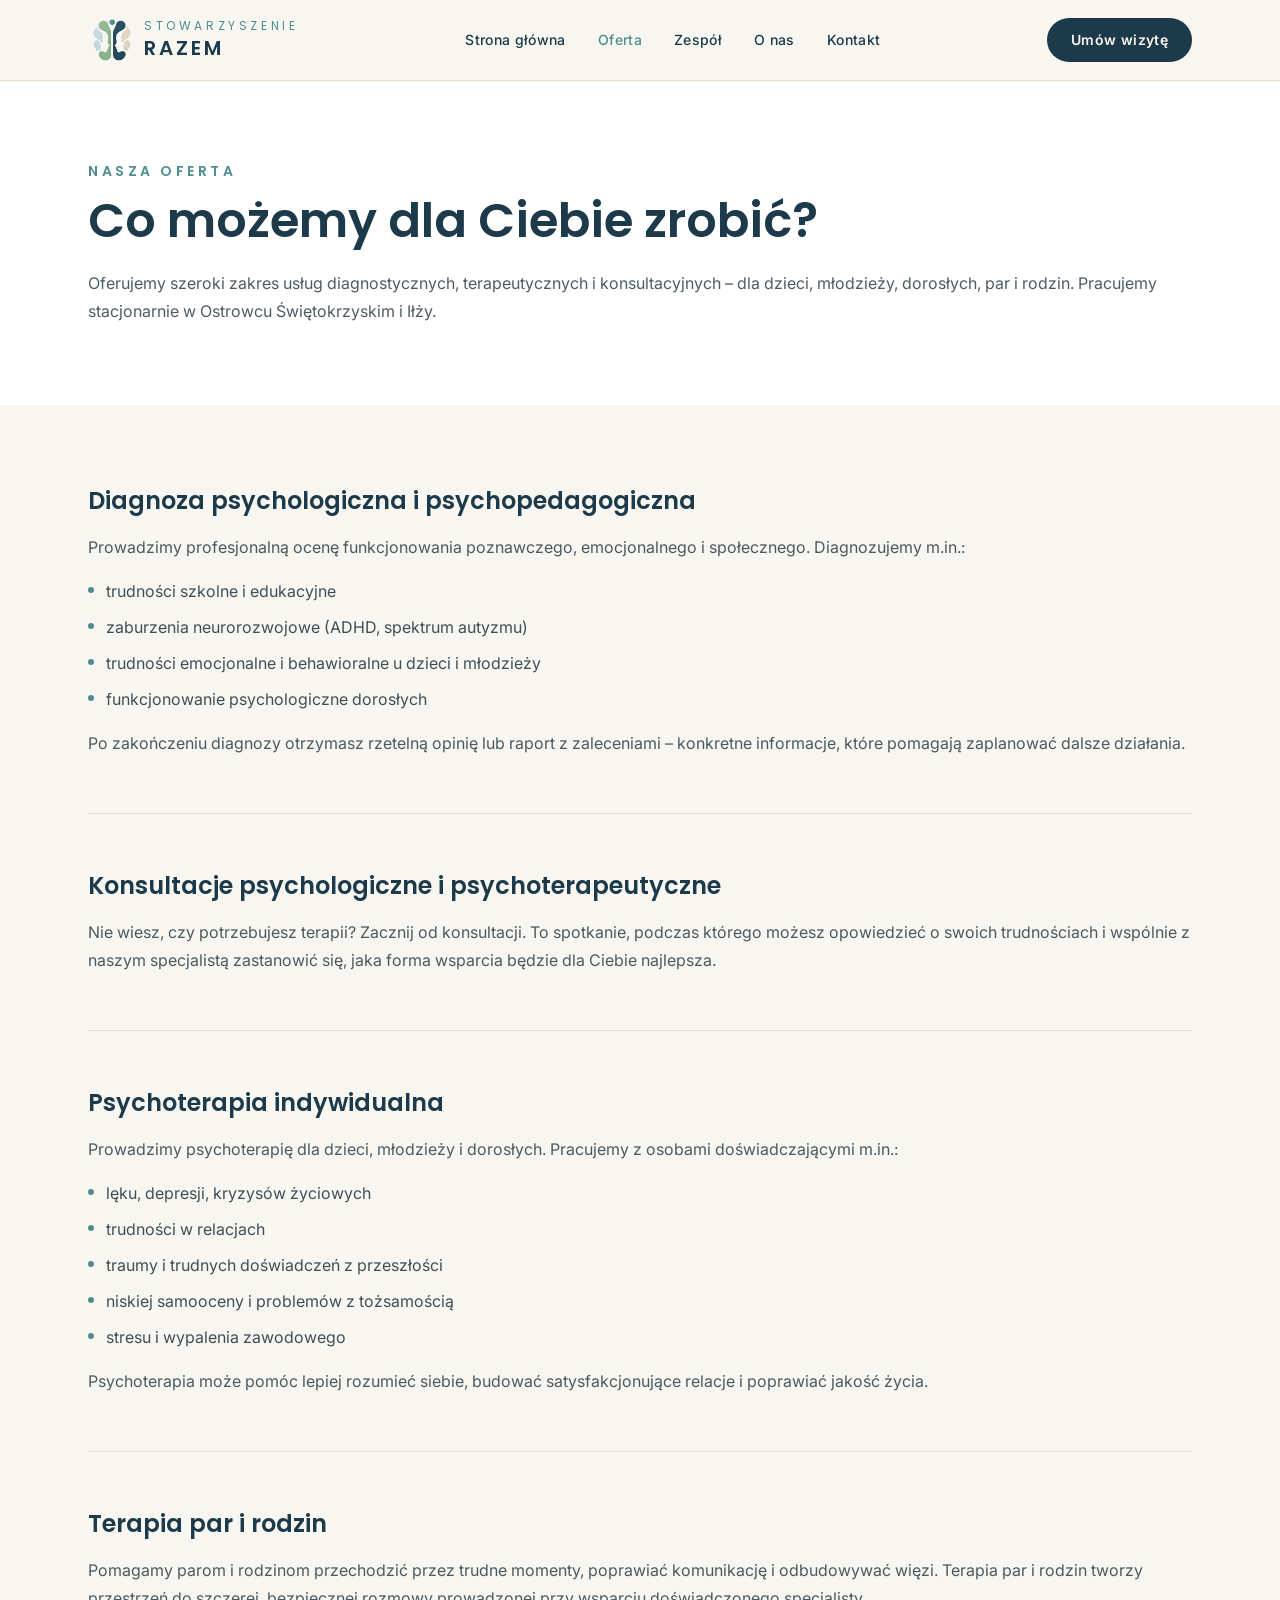
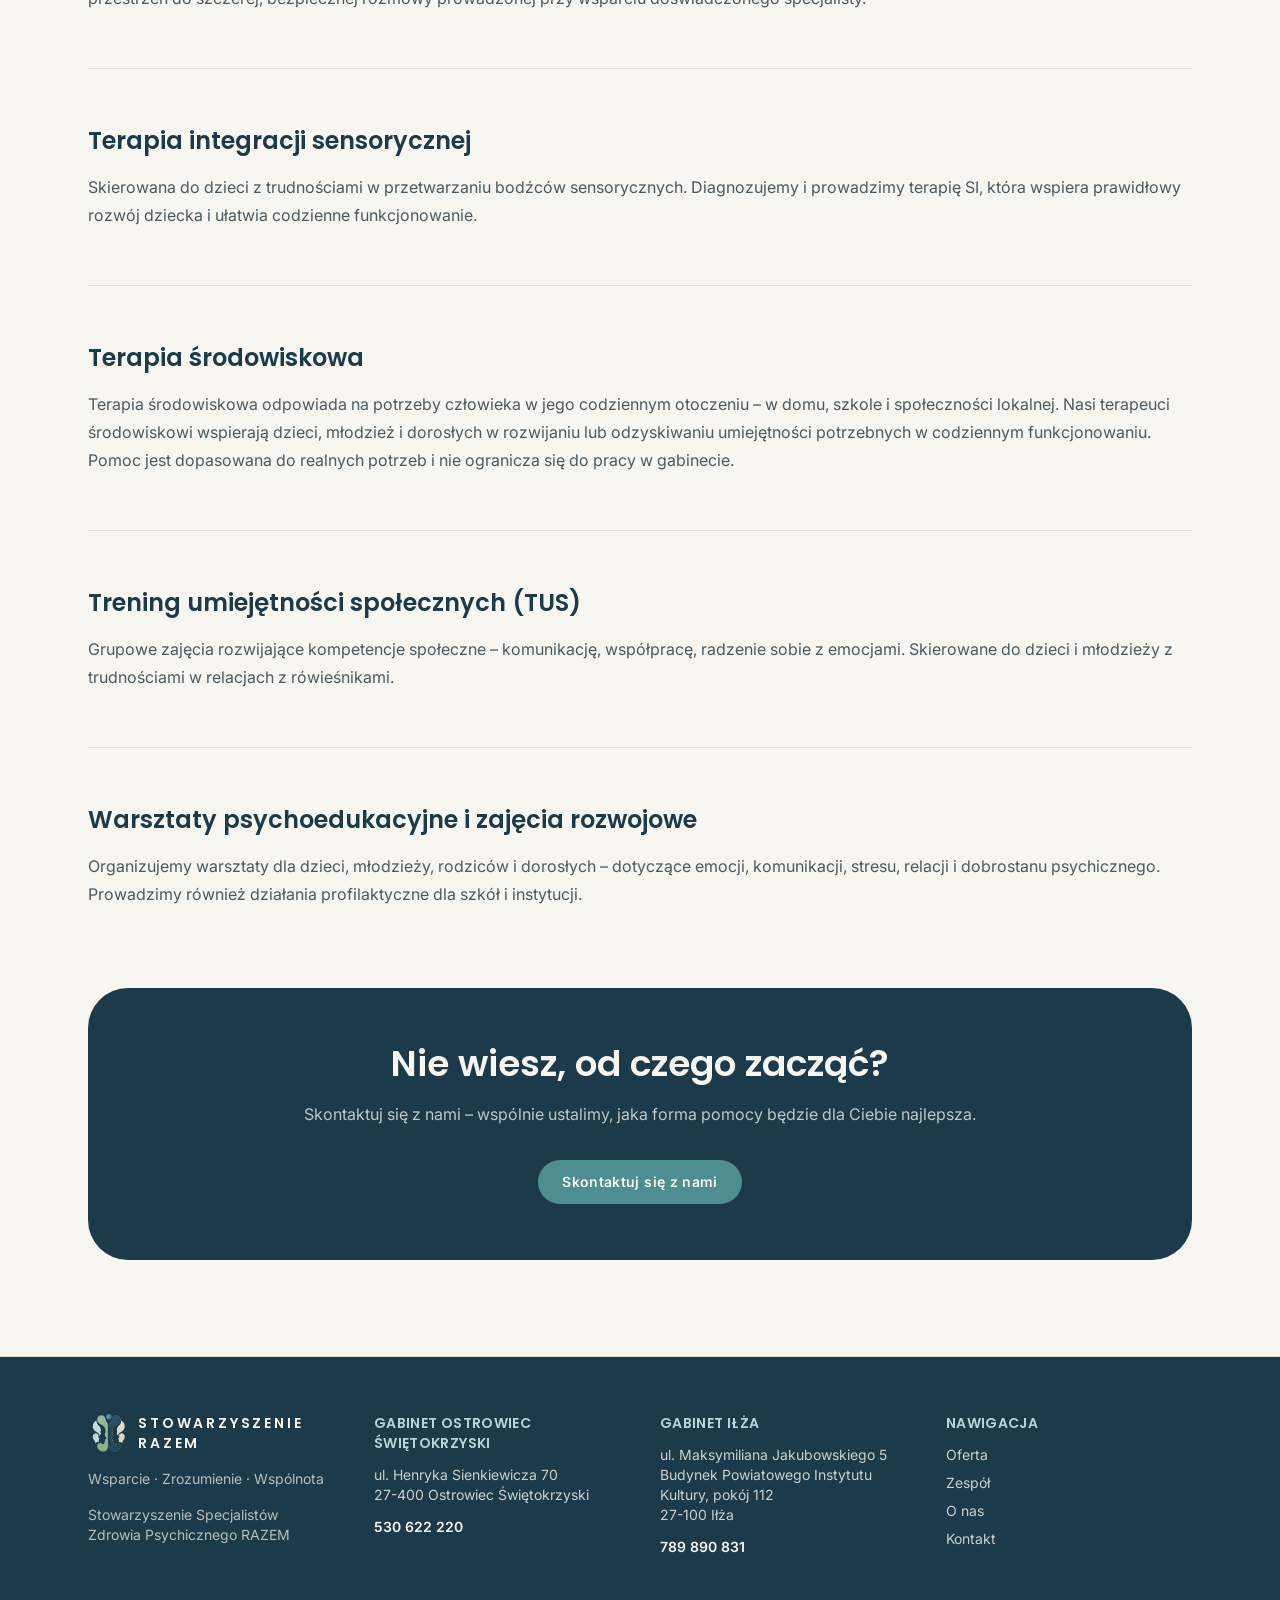
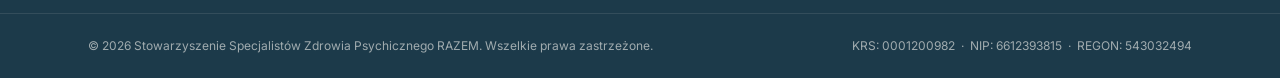
<file: razem/oferta/index.html>
<!DOCTYPE html><html lang="pl"><head><meta charset="UTF-8"><meta name="viewport" content="width=device-width, initial-scale=1"><title>Oferta · Stowarzyszenie RAZEM</title><meta name="description" content="Diagnoza psychologiczna, konsultacje, psychoterapia indywidualna, terapia par i rodzin, terapia integracji sensorycznej, terapia środowiskowa, TUS i warsztaty – Stowarzyszenie RAZEM."><link rel="canonical" href="https://jceluch.github.io/razem/oferta/"><meta name="robots" content="noindex, nofollow"><link rel="icon" type="image/png" sizes="32x32" href="/razem/favicon-32.png"><link rel="icon" href="/razem/favicon.ico" sizes="any"><link rel="apple-touch-icon" href="/razem/apple-touch-icon.png"><meta property="og:title" content="Oferta · Stowarzyszenie RAZEM"><meta property="og:description" content="Diagnoza psychologiczna, konsultacje, psychoterapia indywidualna, terapia par i rodzin, terapia integracji sensorycznej, terapia środowiskowa, TUS i warsztaty – Stowarzyszenie RAZEM."><meta property="og:type" content="website"><meta property="og:image" content="https://jceluch.github.io/razem/images/og-default.png"><meta property="og:locale" content="pl_PL"><meta name="twitter:card" content="summary_large_image"><link rel="preconnect" href="https://fonts.googleapis.com"><link rel="preconnect" href="https://fonts.gstatic.com" crossorigin><link href="https://fonts.googleapis.com/css2?family=Inter:wght@400;500;600;700&family=Poppins:wght@400;500;600;700&display=swap" rel="stylesheet"><link rel="stylesheet" href="/razem/_astro/BaseLayout.CHkU5G_m.css"></head><body class="flex min-h-screen flex-col bg-cream text-navy-dark"><header class="sticky top-0 z-50 border-b border-sand bg-cream/95 backdrop-blur"><div class="mx-auto w-full max-w-6xl px-6 flex h-20 items-center justify-between"><a href="/razem/" class="flex items-center gap-3" aria-label="Stowarzyszenie RAZEM – strona główna"><img src="/razem/images/logo/razem-icon.png" alt="" width="44" height="44" class="h-11 w-11"><span class="flex flex-col leading-tight"><span class="font-display text-xs tracking-[0.3em] text-teal uppercase">Stowarzyszenie</span><span class="font-display text-xl font-semibold tracking-[0.15em] text-navy uppercase">Razem</span></span></a><nav class="hidden items-center gap-8 md:flex" aria-label="Główna nawigacja"><a href="/razem/" class="text-sm font-medium tracking-wide transition-colors hover:text-teal text-navy">Strona główna</a><a href="/razem/oferta" class="text-sm font-medium tracking-wide transition-colors hover:text-teal text-teal" aria-current="page">Oferta</a><a href="/razem/zespol" class="text-sm font-medium tracking-wide transition-colors hover:text-teal text-navy">Zespół</a><a href="/razem/o-nas" class="text-sm font-medium tracking-wide transition-colors hover:text-teal text-navy">O nas</a><a href="/razem/kontakt" class="text-sm font-medium tracking-wide transition-colors hover:text-teal text-navy">Kontakt</a></nav><div class="hidden md:block"><a href="/razem/kontakt" class="inline-flex items-center justify-center gap-2 rounded-full px-6 py-3 text-sm font-semibold tracking-wide transition-colors bg-navy text-cream hover:bg-navy-dark">Umów wizytę</a></div><details class="group relative md:hidden"><summary class="flex h-10 w-10 cursor-pointer list-none items-center justify-center rounded-full border border-navy/20 text-navy [&amp;::-webkit-details-marker]:hidden" aria-label="Otwórz menu"><svg xmlns="http://www.w3.org/2000/svg" viewBox="0 0 24 24" fill="none" stroke="currentColor" stroke-width="2" class="h-5 w-5"><path stroke-linecap="round" stroke-linejoin="round" d="M4 6h16M4 12h16M4 18h16"></path></svg></summary><nav class="absolute right-0 top-12 flex w-56 flex-col gap-1 rounded-2xl border border-sand bg-cream p-3 shadow-lg" aria-label="Menu mobilne"><a href="/razem/" class="rounded-lg px-3 py-2 text-sm font-medium transition-colors hover:bg-sand/60 text-navy">Strona główna</a><a href="/razem/oferta" class="rounded-lg px-3 py-2 text-sm font-medium transition-colors hover:bg-sand/60 text-teal">Oferta</a><a href="/razem/zespol" class="rounded-lg px-3 py-2 text-sm font-medium transition-colors hover:bg-sand/60 text-navy">Zespół</a><a href="/razem/o-nas" class="rounded-lg px-3 py-2 text-sm font-medium transition-colors hover:bg-sand/60 text-navy">O nas</a><a href="/razem/kontakt" class="rounded-lg px-3 py-2 text-sm font-medium transition-colors hover:bg-sand/60 text-navy">Kontakt</a><a href="/razem/kontakt" class="mt-1 rounded-lg bg-navy px-3 py-2 text-center text-sm font-semibold text-cream">Umów wizytę</a></nav></details></div></header><main class="flex-1"><section class="bg-white py-20"><div class="mx-auto w-full max-w-6xl px-6 max-w-3xl"><p class="mb-4 font-display text-sm font-semibold tracking-[0.25em] text-teal uppercase">Nasza oferta</p><h1 class="text-4xl font-semibold text-navy sm:text-5xl">Co możemy dla Ciebie zrobić?</h1><p class="mt-6 leading-7 text-navy-dark/75">Oferujemy szeroki zakres usług diagnostycznych, terapeutycznych i konsultacyjnych – dla dzieci, młodzieży, dorosłych, par i rodzin. Pracujemy stacjonarnie w Ostrowcu Świętokrzyskim i Iłży.</p></div></section><section class="py-20"><div class="mx-auto w-full max-w-6xl px-6 max-w-3xl space-y-14"><article class="border-b border-sand/70 pb-14 last:border-none last:pb-0"><h2 class="text-2xl font-semibold text-navy">Diagnoza psychologiczna i psychopedagogiczna</h2><p class="mt-4 leading-7 text-navy-dark/75">Prowadzimy profesjonalną ocenę funkcjonowania poznawczego, emocjonalnego i społecznego. Diagnozujemy m.in.:</p><ul class="mt-4 space-y-2"><li class="flex gap-3 leading-7 text-navy-dark/80"><span class="mt-2.5 h-1.5 w-1.5 shrink-0 rounded-full bg-teal"></span>trudności szkolne i edukacyjne</li><li class="flex gap-3 leading-7 text-navy-dark/80"><span class="mt-2.5 h-1.5 w-1.5 shrink-0 rounded-full bg-teal"></span>zaburzenia neurorozwojowe (ADHD, spektrum autyzmu)</li><li class="flex gap-3 leading-7 text-navy-dark/80"><span class="mt-2.5 h-1.5 w-1.5 shrink-0 rounded-full bg-teal"></span>trudności emocjonalne i behawioralne u dzieci i młodzieży</li><li class="flex gap-3 leading-7 text-navy-dark/80"><span class="mt-2.5 h-1.5 w-1.5 shrink-0 rounded-full bg-teal"></span>funkcjonowanie psychologiczne dorosłych</li></ul><p class="mt-4 leading-7 text-navy-dark/75">Po zakończeniu diagnozy otrzymasz rzetelną opinię lub raport z zaleceniami – konkretne informacje, które pomagają zaplanować dalsze działania.</p></article><article class="border-b border-sand/70 pb-14 last:border-none last:pb-0"><h2 class="text-2xl font-semibold text-navy">Konsultacje psychologiczne i psychoterapeutyczne</h2><p class="mt-4 leading-7 text-navy-dark/75">Nie wiesz, czy potrzebujesz terapii? Zacznij od konsultacji. To spotkanie, podczas którego możesz opowiedzieć o swoich trudnościach i wspólnie z naszym specjalistą zastanowić się, jaka forma wsparcia będzie dla Ciebie najlepsza.</p></article><article class="border-b border-sand/70 pb-14 last:border-none last:pb-0"><h2 class="text-2xl font-semibold text-navy">Psychoterapia indywidualna</h2><p class="mt-4 leading-7 text-navy-dark/75">Prowadzimy psychoterapię dla dzieci, młodzieży i dorosłych. Pracujemy z osobami doświadczającymi m.in.:</p><ul class="mt-4 space-y-2"><li class="flex gap-3 leading-7 text-navy-dark/80"><span class="mt-2.5 h-1.5 w-1.5 shrink-0 rounded-full bg-teal"></span>lęku, depresji, kryzysów życiowych</li><li class="flex gap-3 leading-7 text-navy-dark/80"><span class="mt-2.5 h-1.5 w-1.5 shrink-0 rounded-full bg-teal"></span>trudności w relacjach</li><li class="flex gap-3 leading-7 text-navy-dark/80"><span class="mt-2.5 h-1.5 w-1.5 shrink-0 rounded-full bg-teal"></span>traumy i trudnych doświadczeń z przeszłości</li><li class="flex gap-3 leading-7 text-navy-dark/80"><span class="mt-2.5 h-1.5 w-1.5 shrink-0 rounded-full bg-teal"></span>niskiej samooceny i problemów z tożsamością</li><li class="flex gap-3 leading-7 text-navy-dark/80"><span class="mt-2.5 h-1.5 w-1.5 shrink-0 rounded-full bg-teal"></span>stresu i wypalenia zawodowego</li></ul><p class="mt-4 leading-7 text-navy-dark/75">Psychoterapia może pomóc lepiej rozumieć siebie, budować satysfakcjonujące relacje i poprawiać jakość życia.</p></article><article class="border-b border-sand/70 pb-14 last:border-none last:pb-0"><h2 class="text-2xl font-semibold text-navy">Terapia par i rodzin</h2><p class="mt-4 leading-7 text-navy-dark/75">Pomagamy parom i rodzinom przechodzić przez trudne momenty, poprawiać komunikację i odbudowywać więzi. Terapia par i rodzin tworzy przestrzeń do szczerej, bezpiecznej rozmowy prowadzonej przy wsparciu doświadczonego specjalisty.</p></article><article class="border-b border-sand/70 pb-14 last:border-none last:pb-0"><h2 class="text-2xl font-semibold text-navy">Terapia integracji sensorycznej</h2><p class="mt-4 leading-7 text-navy-dark/75">Skierowana do dzieci z trudnościami w przetwarzaniu bodźców sensorycznych. Diagnozujemy i prowadzimy terapię SI, która wspiera prawidłowy rozwój dziecka i ułatwia codzienne funkcjonowanie.</p></article><article class="border-b border-sand/70 pb-14 last:border-none last:pb-0"><h2 class="text-2xl font-semibold text-navy">Terapia środowiskowa</h2><p class="mt-4 leading-7 text-navy-dark/75">Terapia środowiskowa odpowiada na potrzeby człowieka w jego codziennym otoczeniu – w domu, szkole i społeczności lokalnej. Nasi terapeuci środowiskowi wspierają dzieci, młodzież i dorosłych w rozwijaniu lub odzyskiwaniu umiejętności potrzebnych w codziennym funkcjonowaniu. Pomoc jest dopasowana do realnych potrzeb i nie ogranicza się do pracy w gabinecie.</p></article><article class="border-b border-sand/70 pb-14 last:border-none last:pb-0"><h2 class="text-2xl font-semibold text-navy">Trening umiejętności społecznych (TUS)</h2><p class="mt-4 leading-7 text-navy-dark/75">Grupowe zajęcia rozwijające kompetencje społeczne – komunikację, współpracę, radzenie sobie z emocjami. Skierowane do dzieci i młodzieży z trudnościami w relacjach z rówieśnikami.</p></article><article class="border-b border-sand/70 pb-14 last:border-none last:pb-0"><h2 class="text-2xl font-semibold text-navy">Warsztaty psychoedukacyjne i zajęcia rozwojowe</h2><p class="mt-4 leading-7 text-navy-dark/75">Organizujemy warsztaty dla dzieci, młodzieży, rodziców i dorosłych – dotyczące emocji, komunikacji, stresu, relacji i dobrostanu psychicznego. Prowadzimy również działania profilaktyczne dla szkół i instytucji.</p></article></div></section><section class="pb-24"><div class="mx-auto w-full max-w-6xl px-6"><div class="rounded-[2.5rem] bg-navy px-8 py-14 text-center text-cream sm:px-16"><h2 class="text-3xl font-semibold text-cream sm:text-4xl">Nie wiesz, od czego zacząć?</h2><p class="mx-auto mt-4 max-w-2xl leading-7 text-cream/75">Skontaktuj się z nami – wspólnie ustalimy, jaka forma pomocy będzie dla Ciebie najlepsza.</p><div class="mt-8 flex justify-center"><a href="/razem/kontakt" class="inline-flex items-center justify-center gap-2 rounded-full px-6 py-3 text-sm font-semibold tracking-wide transition-colors bg-teal text-cream hover:bg-navy">Skontaktuj się z nami</a></div></div></div></section></main><footer class="border-t border-sand bg-navy text-cream"><div class="mx-auto w-full max-w-6xl px-6 grid gap-10 py-14 md:grid-cols-4"><div class="md:col-span-1"><a href="/razem/" class="flex items-center gap-3"><img src="/razem/images/logo/razem-icon.png" alt="" width="40" height="40" class="h-10 w-10"><span class="font-display text-sm font-semibold tracking-[0.2em] uppercase">Stowarzyszenie Razem</span></a><p class="mt-4 text-sm text-cream/70">Wsparcie · Zrozumienie · Wspólnota</p><p class="mt-4 text-sm text-cream/70">Stowarzyszenie Specjalistów Zdrowia Psychicznego RAZEM</p></div><div><h3 class="font-display text-sm font-semibold tracking-wide text-sky uppercase">Gabinet Ostrowiec Świętokrzyski</h3><p class="mt-3 text-sm text-cream/80">ul. Henryka Sienkiewicza 70<br>27-400 Ostrowiec Świętokrzyski</p><p class="mt-3 text-sm"><a href="tel:530622220" class="font-semibold text-cream hover:text-sky">530 622 220</a></p></div><div><h3 class="font-display text-sm font-semibold tracking-wide text-sky uppercase">Gabinet Iłża</h3><p class="mt-3 text-sm text-cream/80">ul. Maksymiliana Jakubowskiego 5<br>Budynek Powiatowego Instytutu Kultury, pokój 112<br>27-100 Iłża</p><p class="mt-3 text-sm"><a href="tel:789890831" class="font-semibold text-cream hover:text-sky">789 890 831</a></p></div><div><h3 class="font-display text-sm font-semibold tracking-wide text-sky uppercase">Nawigacja</h3><nav class="mt-3 flex flex-col gap-2 text-sm text-cream/80"><a href="/razem/oferta" class="hover:text-sky">Oferta</a><a href="/razem/zespol" class="hover:text-sky">Zespół</a><a href="/razem/o-nas" class="hover:text-sky">O nas</a><a href="/razem/kontakt" class="hover:text-sky">Kontakt</a></nav></div></div><div class="border-t border-cream/10"><div class="mx-auto w-full max-w-6xl px-6 flex flex-col gap-2 py-6 text-xs text-cream/60 md:flex-row md:items-center md:justify-between"><p>&copy; 2026 Stowarzyszenie Specjalistów Zdrowia Psychicznego RAZEM. Wszelkie prawa zastrzeżone.</p><p>KRS: 0001200982 &nbsp;·&nbsp; NIP: 6612393815 &nbsp;·&nbsp; REGON: 543032494</p></div></div></footer></body></html>
</file>
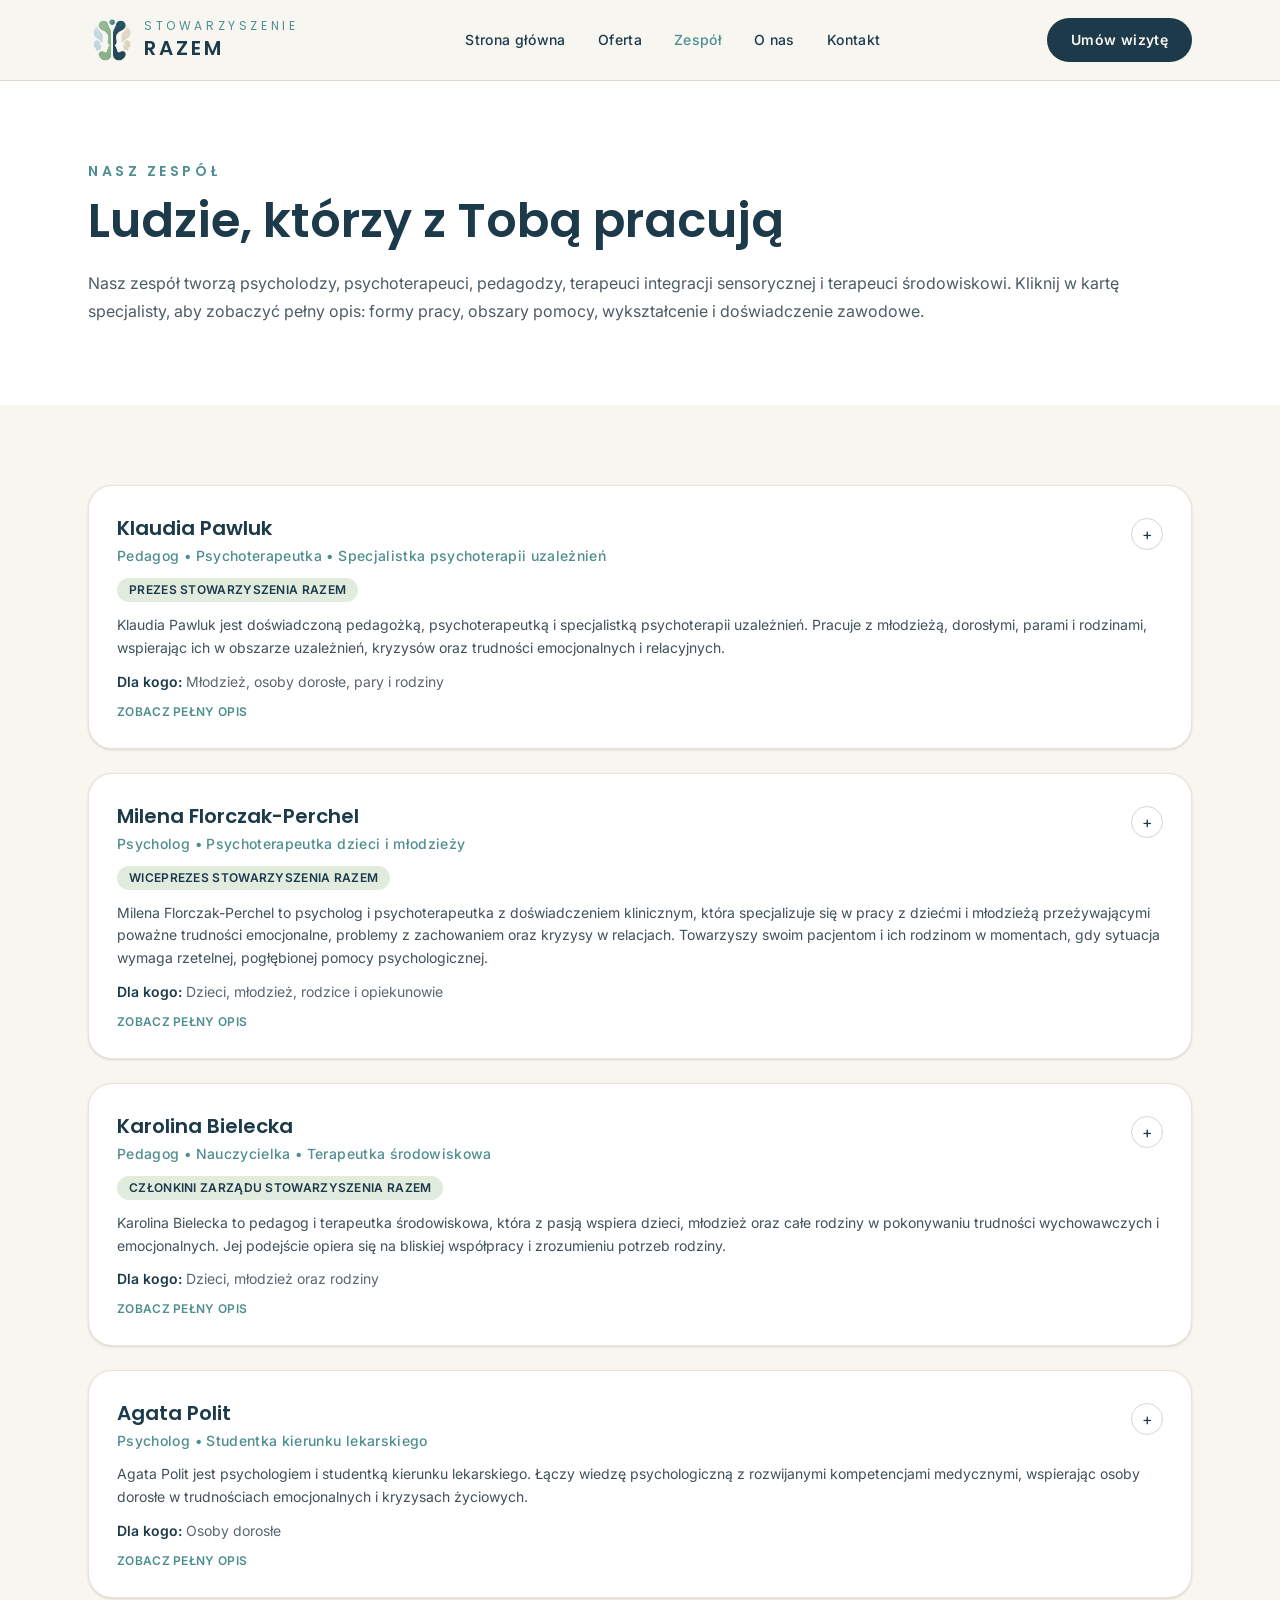
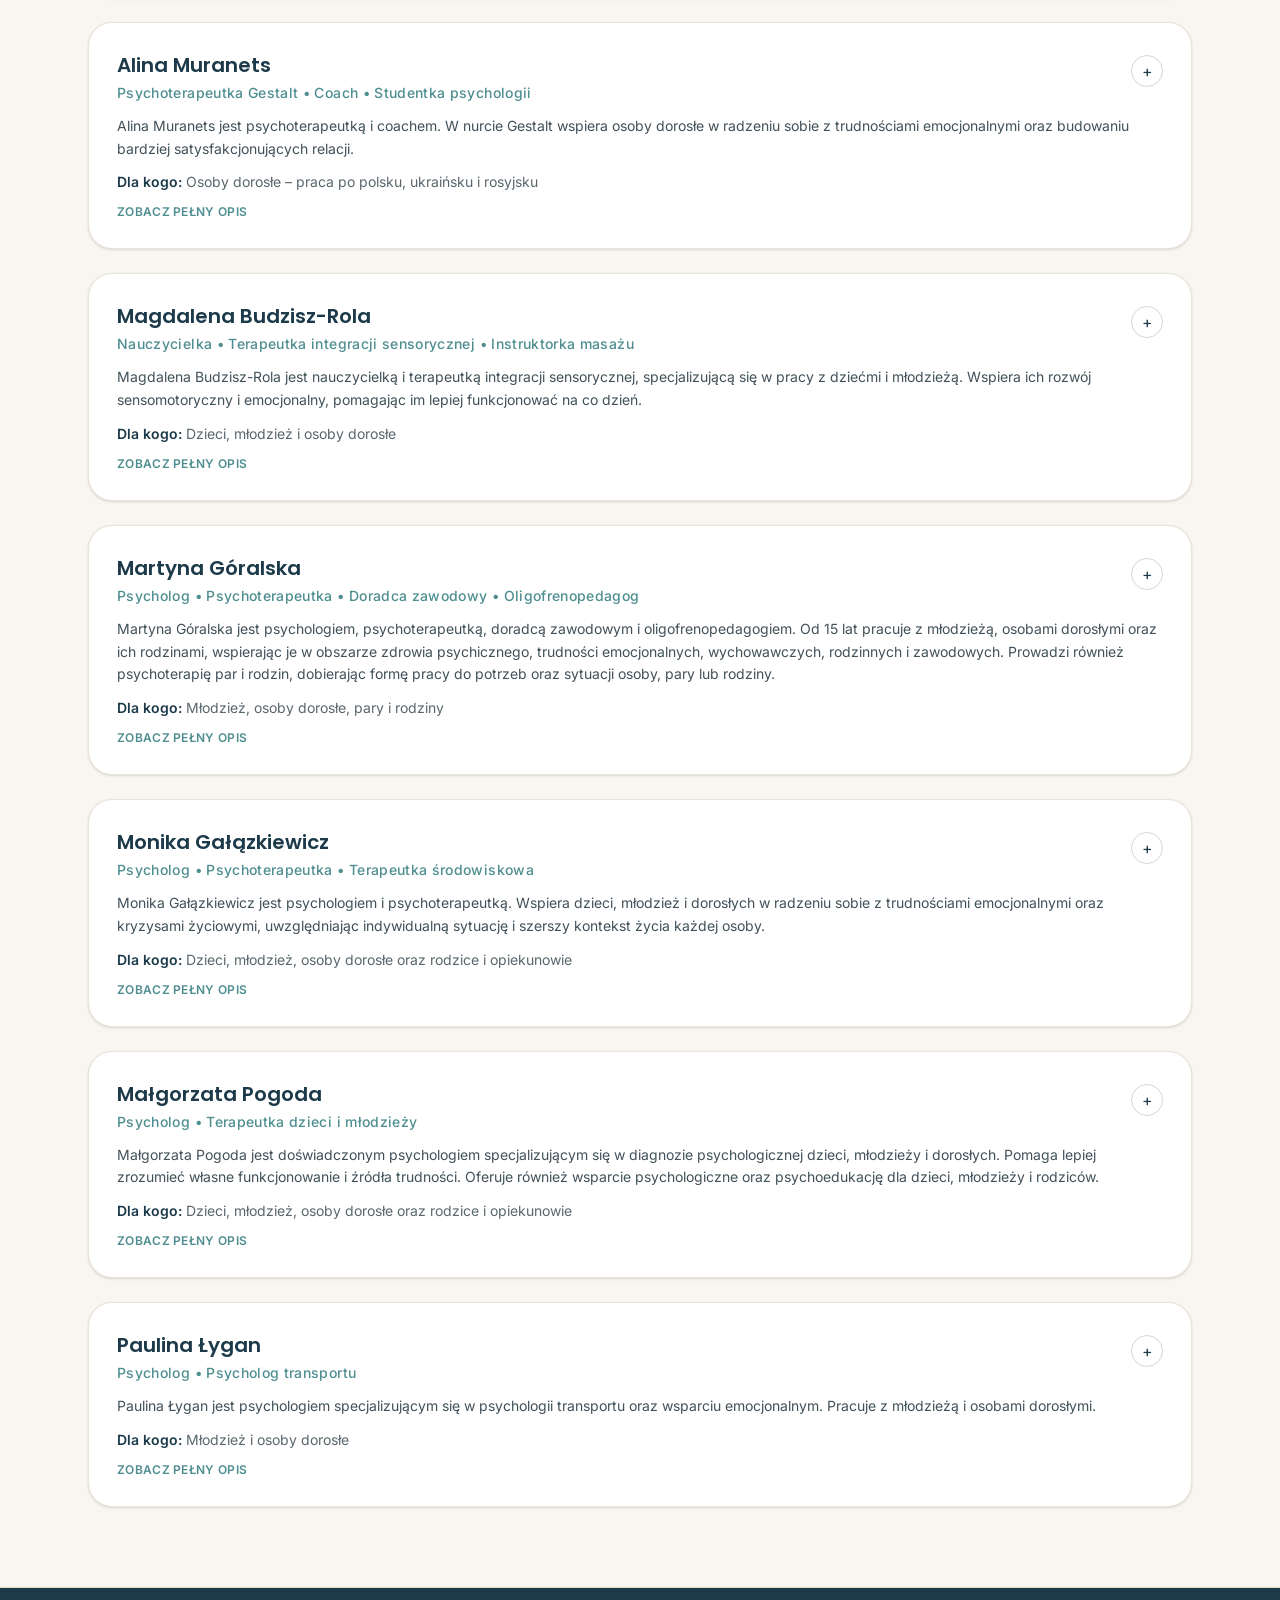
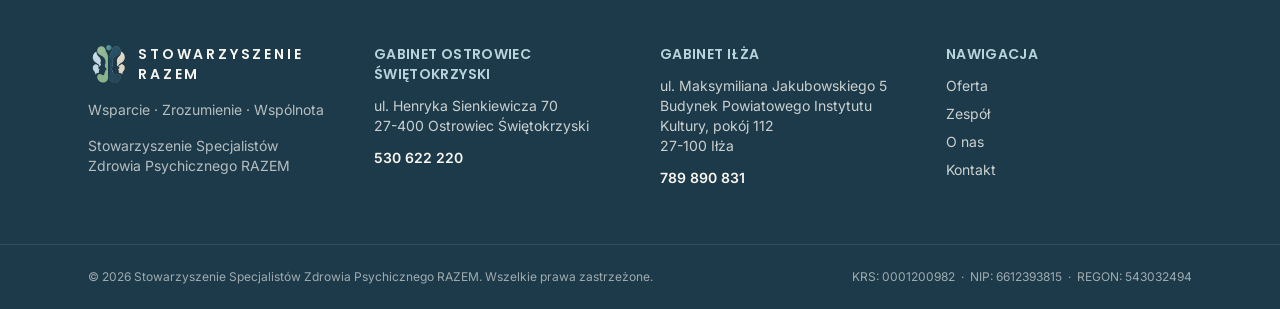
<file: razem/zespol/index.html>
<!DOCTYPE html><html lang="pl"><head><meta charset="UTF-8"><meta name="viewport" content="width=device-width, initial-scale=1"><title>Zespół · Stowarzyszenie RAZEM</title><meta name="description" content="Poznaj zespół Stowarzyszenia RAZEM – psychologów, psychoterapeutów, pedagogów i terapeutów pracujących w Ostrowcu Świętokrzyskim i Iłży."><link rel="canonical" href="https://jceluch.github.io/razem/zespol/"><meta name="robots" content="noindex, nofollow"><link rel="icon" type="image/png" sizes="32x32" href="/razem/favicon-32.png"><link rel="icon" href="/razem/favicon.ico" sizes="any"><link rel="apple-touch-icon" href="/razem/apple-touch-icon.png"><meta property="og:title" content="Zespół · Stowarzyszenie RAZEM"><meta property="og:description" content="Poznaj zespół Stowarzyszenia RAZEM – psychologów, psychoterapeutów, pedagogów i terapeutów pracujących w Ostrowcu Świętokrzyskim i Iłży."><meta property="og:type" content="website"><meta property="og:image" content="https://jceluch.github.io/razem/images/og-default.png"><meta property="og:locale" content="pl_PL"><meta name="twitter:card" content="summary_large_image"><link rel="preconnect" href="https://fonts.googleapis.com"><link rel="preconnect" href="https://fonts.gstatic.com" crossorigin><link href="https://fonts.googleapis.com/css2?family=Inter:wght@400;500;600;700&family=Poppins:wght@400;500;600;700&display=swap" rel="stylesheet"><link rel="stylesheet" href="/razem/_astro/BaseLayout.CHkU5G_m.css"></head><body class="flex min-h-screen flex-col bg-cream text-navy-dark"><header class="sticky top-0 z-50 border-b border-sand bg-cream/95 backdrop-blur"><div class="mx-auto w-full max-w-6xl px-6 flex h-20 items-center justify-between"><a href="/razem/" class="flex items-center gap-3" aria-label="Stowarzyszenie RAZEM – strona główna"><img src="/razem/images/logo/razem-icon.png" alt="" width="44" height="44" class="h-11 w-11"><span class="flex flex-col leading-tight"><span class="font-display text-xs tracking-[0.3em] text-teal uppercase">Stowarzyszenie</span><span class="font-display text-xl font-semibold tracking-[0.15em] text-navy uppercase">Razem</span></span></a><nav class="hidden items-center gap-8 md:flex" aria-label="Główna nawigacja"><a href="/razem/" class="text-sm font-medium tracking-wide transition-colors hover:text-teal text-navy">Strona główna</a><a href="/razem/oferta" class="text-sm font-medium tracking-wide transition-colors hover:text-teal text-navy">Oferta</a><a href="/razem/zespol" class="text-sm font-medium tracking-wide transition-colors hover:text-teal text-teal" aria-current="page">Zespół</a><a href="/razem/o-nas" class="text-sm font-medium tracking-wide transition-colors hover:text-teal text-navy">O nas</a><a href="/razem/kontakt" class="text-sm font-medium tracking-wide transition-colors hover:text-teal text-navy">Kontakt</a></nav><div class="hidden md:block"><a href="/razem/kontakt" class="inline-flex items-center justify-center gap-2 rounded-full px-6 py-3 text-sm font-semibold tracking-wide transition-colors bg-navy text-cream hover:bg-navy-dark">Umów wizytę</a></div><details class="group relative md:hidden"><summary class="flex h-10 w-10 cursor-pointer list-none items-center justify-center rounded-full border border-navy/20 text-navy [&amp;::-webkit-details-marker]:hidden" aria-label="Otwórz menu"><svg xmlns="http://www.w3.org/2000/svg" viewBox="0 0 24 24" fill="none" stroke="currentColor" stroke-width="2" class="h-5 w-5"><path stroke-linecap="round" stroke-linejoin="round" d="M4 6h16M4 12h16M4 18h16"></path></svg></summary><nav class="absolute right-0 top-12 flex w-56 flex-col gap-1 rounded-2xl border border-sand bg-cream p-3 shadow-lg" aria-label="Menu mobilne"><a href="/razem/" class="rounded-lg px-3 py-2 text-sm font-medium transition-colors hover:bg-sand/60 text-navy">Strona główna</a><a href="/razem/oferta" class="rounded-lg px-3 py-2 text-sm font-medium transition-colors hover:bg-sand/60 text-navy">Oferta</a><a href="/razem/zespol" class="rounded-lg px-3 py-2 text-sm font-medium transition-colors hover:bg-sand/60 text-teal">Zespół</a><a href="/razem/o-nas" class="rounded-lg px-3 py-2 text-sm font-medium transition-colors hover:bg-sand/60 text-navy">O nas</a><a href="/razem/kontakt" class="rounded-lg px-3 py-2 text-sm font-medium transition-colors hover:bg-sand/60 text-navy">Kontakt</a><a href="/razem/kontakt" class="mt-1 rounded-lg bg-navy px-3 py-2 text-center text-sm font-semibold text-cream">Umów wizytę</a></nav></details></div></header><main class="flex-1"><section class="bg-white py-20"><div class="mx-auto w-full max-w-6xl px-6 max-w-3xl"><p class="mb-4 font-display text-sm font-semibold tracking-[0.25em] text-teal uppercase">Nasz zespół</p><h1 class="text-4xl font-semibold text-navy sm:text-5xl">Ludzie, którzy z Tobą pracują</h1><p class="mt-6 leading-7 text-navy-dark/75">Nasz zespół tworzą psycholodzy, psychoterapeuci, pedagodzy, terapeuci integracji sensorycznej i terapeuci środowiskowi. Kliknij w kartę specjalisty, aby zobaczyć pełny opis: formy pracy, obszary pomocy, wykształcenie i doświadczenie zawodowe.</p></div></section><section class="py-20"><div class="mx-auto w-full max-w-6xl px-6 max-w-4xl space-y-6"><article class="rounded-3xl border border-sand/70 bg-white shadow-sm"><details class="group"><summary class="flex cursor-pointer list-none flex-col gap-3 p-7 [&amp;::-webkit-details-marker]:hidden"><div class="flex items-start justify-between gap-4"><div><h3 class="text-xl font-semibold text-navy">Klaudia Pawluk</h3><p class="mt-1 text-sm font-medium tracking-wide text-teal">Pedagog • Psychoterapeutka • Specjalistka psychoterapii uzależnień</p></div><span class="mt-1 flex h-8 w-8 shrink-0 items-center justify-center rounded-full border border-navy/20 text-navy transition-transform group-open:rotate-45" aria-hidden="true">+</span></div><p class="inline-flex w-fit rounded-full bg-sage-light px-3 py-1 text-xs font-semibold tracking-wide text-navy uppercase">Prezes Stowarzyszenia RAZEM</p><div class="prose-sm text-sm leading-relaxed text-navy-dark/80"><p>Klaudia Pawluk jest doświadczoną pedagożką, psychoterapeutką i specjalistką psychoterapii uzależnień. Pracuje z młodzieżą, dorosłymi, parami i rodzinami, wspierając ich w obszarze uzależnień, kryzysów oraz trudności emocjonalnych i relacyjnych.</p>
</div><p class="text-sm text-navy-dark/70"><span class="font-semibold text-navy">Dla kogo:</span> Młodzież, osoby dorosłe, pary i rodziny</p><span class="text-xs font-semibold tracking-wide text-teal uppercase group-open:hidden">Zobacz pełny opis</span><span class="hidden text-xs font-semibold tracking-wide text-teal uppercase group-open:inline">Zwiń opis</span></summary><div class="grid gap-6 border-t border-sand/70 p-7 sm:grid-cols-2"><div><h4 class="text-xs font-semibold tracking-[0.2em] text-navy uppercase">Formy pracy</h4><ul class="mt-3 space-y-1.5 text-sm text-navy-dark/80"><li class="flex gap-2"><span class="text-teal">•</span>psychoterapia indywidualna</li><li class="flex gap-2"><span class="text-teal">•</span>psychoterapia par i rodzin</li><li class="flex gap-2"><span class="text-teal">•</span>terapia uzależnień</li><li class="flex gap-2"><span class="text-teal">•</span>konsultacje psychoterapeutyczne</li></ul></div><div><h4 class="text-xs font-semibold tracking-[0.2em] text-navy uppercase">Obszary pracy</h4><ul class="mt-3 space-y-1.5 text-sm text-navy-dark/80"><li class="flex gap-2"><span class="text-teal">•</span>uzależnienia i współuzależnienie</li><li class="flex gap-2"><span class="text-teal">•</span>kryzysy emocjonalne, stany lękowe, obniżony nastrój i depresja</li><li class="flex gap-2"><span class="text-teal">•</span>zaburzenia osobowości</li><li class="flex gap-2"><span class="text-teal">•</span>trudności rodzinne i wychowawcze</li></ul></div><div class="sm:col-span-2 rounded-2xl bg-sage-light/60 p-5"><h4 class="text-xs font-semibold tracking-[0.2em] text-navy uppercase">Podejście do pracy</h4><p class="mt-2 text-sm leading-relaxed text-navy-dark/80">Łączenie perspektywy indywidualnej i systemowej – z uwzględnieniem relacji rodzinnych, historii kryzysu oraz gotowości do zmiany.</p></div><div><h4 class="text-xs font-semibold tracking-[0.2em] text-navy uppercase">Wykształcenie i kwalifikacje</h4><ul class="mt-3 space-y-1.5 text-sm text-navy-dark/80"><li class="flex gap-2"><span class="text-teal">•</span>studia licencjackie: Pedagogika, spec. Edukacja Wczesnoszkolna i Przedszkolna z Terapią Pedagogiczną – Uniwersytet Jana Kochanowskiego w Kielcach</li><li class="flex gap-2"><span class="text-teal">•</span>studia magisterskie: Pedagogika Opiekuńczo-Wychowawcza z Resocjalizacją – WSBiP w Ostrowcu Świętokrzyskim, ukończone z wyróżnieniem</li><li class="flex gap-2"><span class="text-teal">•</span>Certyfikat Specjalisty Psychoterapii Uzależnień – Krajowe Biuro Przeciwdziałania Narkomanii, nr SP/1611/2019</li><li class="flex gap-2"><span class="text-teal">•</span>pięcioletni kurs „Psychoterapia ze szczególnym uwzględnieniem systemowej terapii rodzin” w Fundacji „Na Szlaku” pod kierownictwem prof. De Barbaro</li><li class="flex gap-2"><span class="text-teal">•</span>liczne szkolenia specjalistyczne, m.in. z traumy, terapii uzależnień i uzależnień behawioralnych</li></ul></div><div><h4 class="text-xs font-semibold tracking-[0.2em] text-navy uppercase">Doświadczenie zawodowe</h4><ul class="mt-3 space-y-1.5 text-sm text-navy-dark/80"><li class="flex gap-2"><span class="text-teal">•</span>ponad 10-letnie doświadczenie w pracy klinicznej z młodzieżą i osobami dorosłymi w obszarze zdrowia psychicznego i uzależnień, w tym w Stowarzyszeniu MONAR, Mazowieckim Centrum Neuropsychiatrii (oddział podwójnych diagnoz dla młodzieży) oraz Poradni Leczenia Uzależnień dla dorosłych</li><li class="flex gap-2"><span class="text-teal">•</span>Ośrodki Środowiskowej Opieki Psychologiczno-Psychoterapeutycznej dla Dzieci i Młodzieży – praca psychoterapeutyczna z młodzieżą i rodzinami, koordynacja zespołu terapeutycznego</li><li class="flex gap-2"><span class="text-teal">•</span>praca terapeutyczna, interwencyjna i konsultacyjna w projektach we współpracy z PCPR, MOPS i CUS</li></ul></div><div class="sm:col-span-2"><h4 class="text-xs font-semibold tracking-[0.2em] text-navy uppercase">Informacje dodatkowe</h4><ul class="mt-3 space-y-1.5 text-sm text-navy-dark/80"><li class="flex gap-2"><span class="text-teal">•</span>członkini towarzystwa psychiatrycznego</li><li class="flex gap-2"><span class="text-teal">•</span>biegła sądowa w obszarze orzekania o uzależnieniach</li><li class="flex gap-2"><span class="text-teal">•</span>praca terapeutyczna regularnie poddawana superwizji</li></ul></div></div></details></article><article class="rounded-3xl border border-sand/70 bg-white shadow-sm"><details class="group"><summary class="flex cursor-pointer list-none flex-col gap-3 p-7 [&amp;::-webkit-details-marker]:hidden"><div class="flex items-start justify-between gap-4"><div><h3 class="text-xl font-semibold text-navy">Milena Florczak-Perchel</h3><p class="mt-1 text-sm font-medium tracking-wide text-teal">Psycholog • Psychoterapeutka dzieci i młodzieży</p></div><span class="mt-1 flex h-8 w-8 shrink-0 items-center justify-center rounded-full border border-navy/20 text-navy transition-transform group-open:rotate-45" aria-hidden="true">+</span></div><p class="inline-flex w-fit rounded-full bg-sage-light px-3 py-1 text-xs font-semibold tracking-wide text-navy uppercase">Wiceprezes Stowarzyszenia RAZEM</p><div class="prose-sm text-sm leading-relaxed text-navy-dark/80"><p>Milena Florczak-Perchel to psycholog i psychoterapeutka z doświadczeniem klinicznym, która specjalizuje się w pracy z dziećmi i młodzieżą przeżywającymi poważne trudności emocjonalne, problemy z zachowaniem oraz kryzysy w relacjach. Towarzyszy swoim pacjentom i ich rodzinom w momentach, gdy sytuacja wymaga rzetelnej, pogłębionej pomocy psychologicznej.</p>
</div><p class="text-sm text-navy-dark/70"><span class="font-semibold text-navy">Dla kogo:</span> Dzieci, młodzież, rodzice i opiekunowie</p><span class="text-xs font-semibold tracking-wide text-teal uppercase group-open:hidden">Zobacz pełny opis</span><span class="hidden text-xs font-semibold tracking-wide text-teal uppercase group-open:inline">Zwiń opis</span></summary><div class="grid gap-6 border-t border-sand/70 p-7 sm:grid-cols-2"><div><h4 class="text-xs font-semibold tracking-[0.2em] text-navy uppercase">Formy pracy</h4><ul class="mt-3 space-y-1.5 text-sm text-navy-dark/80"><li class="flex gap-2"><span class="text-teal">•</span>konsultacje psychologiczne</li><li class="flex gap-2"><span class="text-teal">•</span>diagnoza psychologiczna</li><li class="flex gap-2"><span class="text-teal">•</span>diagnoza trudności i zaburzeń emocjonalnych (m.in. depresja, zaburzenia i stany lękowe)</li><li class="flex gap-2"><span class="text-teal">•</span>diagnoza neuroatypowości (ADHD, spektrum autyzmu i inne obszary neuroatypowości)</li><li class="flex gap-2"><span class="text-teal">•</span>psychoterapia indywidualna dzieci i młodzieży</li><li class="flex gap-2"><span class="text-teal">•</span>konsultacje rodzicielskie</li></ul></div><div><h4 class="text-xs font-semibold tracking-[0.2em] text-navy uppercase">Obszary pracy</h4><ul class="mt-3 space-y-1.5 text-sm text-navy-dark/80"><li class="flex gap-2"><span class="text-teal">•</span>trudności emocjonalne, w tym zaburzenia i stany lękowe, obniżony nastrój</li><li class="flex gap-2"><span class="text-teal">•</span>problemowe zachowania dzieci i młodzieży</li><li class="flex gap-2"><span class="text-teal">•</span>kryzysy rozwojowe</li><li class="flex gap-2"><span class="text-teal">•</span>trudności wychowawcze i w relacjach rodzinnych</li><li class="flex gap-2"><span class="text-teal">•</span>neuroatypowość i związane z nią trudności emocjonalne i społeczne</li></ul></div><div class="sm:col-span-2 rounded-2xl bg-sage-light/60 p-5"><h4 class="text-xs font-semibold tracking-[0.2em] text-navy uppercase">Podejście do pracy</h4><p class="mt-2 text-sm leading-relaxed text-navy-dark/80">Koncentracja na zrozumieniu dziecka i jego sytuacji, rozpoznaniu zasobów oraz wspieraniu indywidualnej drogi rozwoju i zdrowienia.</p></div><div><h4 class="text-xs font-semibold tracking-[0.2em] text-navy uppercase">Wykształcenie i kwalifikacje</h4><ul class="mt-3 space-y-1.5 text-sm text-navy-dark/80"><li class="flex gap-2"><span class="text-teal">•</span>studia magisterskie: Psychologia, spec. psychologia wychowawcza, psychoterapia – Uniwersytet Warszawski, ukończone z wyróżnieniem rektora</li><li class="flex gap-2"><span class="text-teal">•</span>całościowe czteroletnie szkolenie z psychoterapii dzieci i młodzieży – IV rok</li><li class="flex gap-2"><span class="text-teal">•</span>kursy specjalistyczne, m.in. zaburzenia emocjonalne dzieci i młodzieży, terapia zaburzeń lękowych u dzieci i młodzieży</li></ul></div><div><h4 class="text-xs font-semibold tracking-[0.2em] text-navy uppercase">Doświadczenie zawodowe</h4><ul class="mt-3 space-y-1.5 text-sm text-navy-dark/80"><li class="flex gap-2"><span class="text-teal">•</span>Poradnia Psychologiczno-Pedagogiczna oraz ośrodki środowiskowej opieki psychologiczno-psychoterapeutycznej dla dzieci i młodzieży – doświadczenie diagnostyczno-terapeutyczne w pracy z dziećmi, młodzieżą i rodzinami</li><li class="flex gap-2"><span class="text-teal">•</span>Centrum Usług Społecznych – praca terapeutyczna i konsultacyjna w ramach projektu unijnego</li><li class="flex gap-2"><span class="text-teal">•</span>udział w projektach badawczych w ramach studiów doktoranckich w Katedrze Psychologii Klinicznej Dziecka i Rodziny Wydziału Psychologii UW, dotyczących m.in. objawów ADHD i zaburzeń opozycyjno-buntowniczych</li><li class="flex gap-2"><span class="text-teal">•</span>własna praktyka psychologiczna</li></ul></div><div class="sm:col-span-2"><h4 class="text-xs font-semibold tracking-[0.2em] text-navy uppercase">Informacje dodatkowe</h4><ul class="mt-3 space-y-1.5 text-sm text-navy-dark/80"><li class="flex gap-2"><span class="text-teal">•</span>praca terapeutyczna regularnie poddawana superwizji</li></ul></div></div></details></article><article class="rounded-3xl border border-sand/70 bg-white shadow-sm"><details class="group"><summary class="flex cursor-pointer list-none flex-col gap-3 p-7 [&amp;::-webkit-details-marker]:hidden"><div class="flex items-start justify-between gap-4"><div><h3 class="text-xl font-semibold text-navy">Karolina Bielecka</h3><p class="mt-1 text-sm font-medium tracking-wide text-teal">Pedagog • Nauczycielka • Terapeutka środowiskowa</p></div><span class="mt-1 flex h-8 w-8 shrink-0 items-center justify-center rounded-full border border-navy/20 text-navy transition-transform group-open:rotate-45" aria-hidden="true">+</span></div><p class="inline-flex w-fit rounded-full bg-sage-light px-3 py-1 text-xs font-semibold tracking-wide text-navy uppercase">Członkini zarządu Stowarzyszenia RAZEM</p><div class="prose-sm text-sm leading-relaxed text-navy-dark/80"><p>Karolina Bielecka to pedagog i terapeutka środowiskowa, która z pasją wspiera dzieci, młodzież oraz całe rodziny w pokonywaniu trudności wychowawczych i emocjonalnych. Jej podejście opiera się na bliskiej współpracy i zrozumieniu potrzeb rodziny.</p>
</div><p class="text-sm text-navy-dark/70"><span class="font-semibold text-navy">Dla kogo:</span> Dzieci, młodzież oraz rodziny</p><span class="text-xs font-semibold tracking-wide text-teal uppercase group-open:hidden">Zobacz pełny opis</span><span class="hidden text-xs font-semibold tracking-wide text-teal uppercase group-open:inline">Zwiń opis</span></summary><div class="grid gap-6 border-t border-sand/70 p-7 sm:grid-cols-2"><div><h4 class="text-xs font-semibold tracking-[0.2em] text-navy uppercase">Formy pracy</h4><ul class="mt-3 space-y-1.5 text-sm text-navy-dark/80"><li class="flex gap-2"><span class="text-teal">•</span>konsultacje pedagogiczne</li><li class="flex gap-2"><span class="text-teal">•</span>indywidualne wsparcie pedagogiczne</li><li class="flex gap-2"><span class="text-teal">•</span>wsparcie dzieci i młodzieży ze specjalnymi potrzebami edukacyjnymi</li><li class="flex gap-2"><span class="text-teal">•</span>wsparcie rodziców i rodzin</li></ul></div><div><h4 class="text-xs font-semibold tracking-[0.2em] text-navy uppercase">Obszary pracy</h4><ul class="mt-3 space-y-1.5 text-sm text-navy-dark/80"><li class="flex gap-2"><span class="text-teal">•</span>trudności wychowawcze</li><li class="flex gap-2"><span class="text-teal">•</span>trudności emocjonalne</li><li class="flex gap-2"><span class="text-teal">•</span>problemy w funkcjonowaniu społecznym</li><li class="flex gap-2"><span class="text-teal">•</span>specjalne potrzeby edukacyjne</li><li class="flex gap-2"><span class="text-teal">•</span>komunikacja i relacje w rodzinie</li><li class="flex gap-2"><span class="text-teal">•</span>sytuacje kryzysowe w rodzinie</li></ul></div><div class="sm:col-span-2 rounded-2xl bg-sage-light/60 p-5"><h4 class="text-xs font-semibold tracking-[0.2em] text-navy uppercase">Podejście do pracy</h4><p class="mt-2 text-sm leading-relaxed text-navy-dark/80">Bliska współpraca z rodziną, uważność na potrzeby dziecka i wspólne poszukiwanie rozwiązań możliwych do zastosowania na co dzień.</p></div><div><h4 class="text-xs font-semibold tracking-[0.2em] text-navy uppercase">Wykształcenie i kwalifikacje</h4><ul class="mt-3 space-y-1.5 text-sm text-navy-dark/80"><li class="flex gap-2"><span class="text-teal">•</span>studia magisterskie: Pedagogika, spec. Opiekuńczo-Wychowawcza z Resocjalizacją – Wyższa Szkoła Biznesu i Przedsiębiorczości</li><li class="flex gap-2"><span class="text-teal">•</span>studia licencjackie: Pedagogika, spec. Resocjalizacja z Profilaktyką Społeczną i Socjoterapią – Wyższa Szkoła Biznesu i Przedsiębiorczości</li><li class="flex gap-2"><span class="text-teal">•</span>studia podyplomowe: Pedagogika Montessori – edukacja elementarna</li><li class="flex gap-2"><span class="text-teal">•</span>studia podyplomowe: Edukacja i Rehabilitacja Osób z Niepełnosprawnością Intelektualną</li><li class="flex gap-2"><span class="text-teal">•</span>studia podyplomowe: Edukacja, Rehabilitacja i Wspomaganie Osób w Spektrum Autyzmu</li><li class="flex gap-2"><span class="text-teal">•</span>certyfikat terapeuty środowiskowego; szkolenia: Metoda Ruchu Rozwijającego Sherborne, trening interpersonalny</li></ul></div><div><h4 class="text-xs font-semibold tracking-[0.2em] text-navy uppercase">Doświadczenie zawodowe</h4><ul class="mt-3 space-y-1.5 text-sm text-navy-dark/80"><li class="flex gap-2"><span class="text-teal">•</span>placówki opiekuńczo-wychowawcze – praca z dziećmi i młodzieżą</li><li class="flex gap-2"><span class="text-teal">•</span>ośrodki środowiskowej opieki psychologicznej i psychoterapeutycznej dla dzieci i młodzieży – praca w zespole specjalistów</li><li class="flex gap-2"><span class="text-teal">•</span>współpraca z zespołami interdyscyplinarnymi i instytucjami działającymi na rzecz dziecka i rodziny</li></ul></div><div class="sm:col-span-2"><h4 class="text-xs font-semibold tracking-[0.2em] text-navy uppercase">Informacje dodatkowe</h4><ul class="mt-3 space-y-1.5 text-sm text-navy-dark/80"><li class="flex gap-2"><span class="text-teal">•</span>praca terapeutyczna regularnie poddawana superwizji</li></ul></div></div></details></article><article class="rounded-3xl border border-sand/70 bg-white shadow-sm"><details class="group"><summary class="flex cursor-pointer list-none flex-col gap-3 p-7 [&amp;::-webkit-details-marker]:hidden"><div class="flex items-start justify-between gap-4"><div><h3 class="text-xl font-semibold text-navy">Agata Polit</h3><p class="mt-1 text-sm font-medium tracking-wide text-teal">Psycholog • Studentka kierunku lekarskiego</p></div><span class="mt-1 flex h-8 w-8 shrink-0 items-center justify-center rounded-full border border-navy/20 text-navy transition-transform group-open:rotate-45" aria-hidden="true">+</span></div><div class="prose-sm text-sm leading-relaxed text-navy-dark/80"><p>Agata Polit jest psychologiem i studentką kierunku lekarskiego. Łączy wiedzę psychologiczną z rozwijanymi kompetencjami medycznymi, wspierając osoby dorosłe w trudnościach emocjonalnych i kryzysach życiowych.</p>
</div><p class="text-sm text-navy-dark/70"><span class="font-semibold text-navy">Dla kogo:</span> Osoby dorosłe</p><span class="text-xs font-semibold tracking-wide text-teal uppercase group-open:hidden">Zobacz pełny opis</span><span class="hidden text-xs font-semibold tracking-wide text-teal uppercase group-open:inline">Zwiń opis</span></summary><div class="grid gap-6 border-t border-sand/70 p-7 sm:grid-cols-2"><div><h4 class="text-xs font-semibold tracking-[0.2em] text-navy uppercase">Formy pracy</h4><ul class="mt-3 space-y-1.5 text-sm text-navy-dark/80"><li class="flex gap-2"><span class="text-teal">•</span>konsultacje psychologiczne</li><li class="flex gap-2"><span class="text-teal">•</span>indywidualne wsparcie psychologiczne</li><li class="flex gap-2"><span class="text-teal">•</span>psychoedukacja</li></ul></div><div><h4 class="text-xs font-semibold tracking-[0.2em] text-navy uppercase">Obszary pracy</h4><ul class="mt-3 space-y-1.5 text-sm text-navy-dark/80"><li class="flex gap-2"><span class="text-teal">•</span>zaburzenia i stany lękowe</li><li class="flex gap-2"><span class="text-teal">•</span>stres i trudności w radzeniu sobie z codziennymi wyzwaniami</li><li class="flex gap-2"><span class="text-teal">•</span>trudności w obszarze samooceny</li><li class="flex gap-2"><span class="text-teal">•</span>trudności emocjonalne</li><li class="flex gap-2"><span class="text-teal">•</span>kryzysy życiowe</li></ul></div><div class="sm:col-span-2 rounded-2xl bg-sage-light/60 p-5"><h4 class="text-xs font-semibold tracking-[0.2em] text-navy uppercase">Podejście do pracy</h4><p class="mt-2 text-sm leading-relaxed text-navy-dark/80">Łączenie perspektywy psychologicznej z rozwijanymi kompetencjami medycznymi i całościowym spojrzeniem na zdrowie psychiczne oraz fizyczne.</p></div><div><h4 class="text-xs font-semibold tracking-[0.2em] text-navy uppercase">Wykształcenie i kwalifikacje</h4><ul class="mt-3 space-y-1.5 text-sm text-navy-dark/80"><li class="flex gap-2"><span class="text-teal">•</span>studia magisterskie: Psychologia – WSB NLU w Nowym Sączu</li><li class="flex gap-2"><span class="text-teal">•</span>studia: kierunek lekarski – Uniwersytet Jana Kochanowskiego w Kielcach, V rok</li><li class="flex gap-2"><span class="text-teal">•</span>szkolenie: stosowanie i interpretacja Minnesockiego Wielowymiarowego Inwentarza Osobowości MMPI-2 – Pracownia Testów Psychologicznych Towarzystwa Psychologicznego</li><li class="flex gap-2"><span class="text-teal">•</span>wsparcie diagnosty oraz weryfikacja terapii przy pomocy komputerowego testu MOXO</li><li class="flex gap-2"><span class="text-teal">•</span>cykl kursów Szkoły Psychoterapii Dialog dotyczących m.in. spektrum autyzmu u dzieci, pracy z emocjami, depresją, anoreksją oraz lękiem</li></ul></div><div><h4 class="text-xs font-semibold tracking-[0.2em] text-navy uppercase">Doświadczenie zawodowe</h4><ul class="mt-3 space-y-1.5 text-sm text-navy-dark/80"><li class="flex gap-2"><span class="text-teal">•</span>praktyki kliniczne: Medical Elective Programme, neurochirurgia, Mater Dei Hospital na Malcie</li><li class="flex gap-2"><span class="text-teal">•</span>praktyki studenckie: Euromedica, Poradnia Psychologiczna dla Dzieci i Młodzieży, Ostrowiec Świętokrzyski</li></ul></div></div></details></article><article class="rounded-3xl border border-sand/70 bg-white shadow-sm"><details class="group"><summary class="flex cursor-pointer list-none flex-col gap-3 p-7 [&amp;::-webkit-details-marker]:hidden"><div class="flex items-start justify-between gap-4"><div><h3 class="text-xl font-semibold text-navy">Alina Muranets</h3><p class="mt-1 text-sm font-medium tracking-wide text-teal">Psychoterapeutka Gestalt • Coach • Studentka psychologii</p></div><span class="mt-1 flex h-8 w-8 shrink-0 items-center justify-center rounded-full border border-navy/20 text-navy transition-transform group-open:rotate-45" aria-hidden="true">+</span></div><div class="prose-sm text-sm leading-relaxed text-navy-dark/80"><p>Alina Muranets jest psychoterapeutką i coachem. W nurcie Gestalt wspiera osoby dorosłe w radzeniu sobie z trudnościami emocjonalnymi oraz budowaniu bardziej satysfakcjonujących relacji.</p>
</div><p class="text-sm text-navy-dark/70"><span class="font-semibold text-navy">Dla kogo:</span> Osoby dorosłe – praca po polsku, ukraińsku i rosyjsku</p><span class="text-xs font-semibold tracking-wide text-teal uppercase group-open:hidden">Zobacz pełny opis</span><span class="hidden text-xs font-semibold tracking-wide text-teal uppercase group-open:inline">Zwiń opis</span></summary><div class="grid gap-6 border-t border-sand/70 p-7 sm:grid-cols-2"><div><h4 class="text-xs font-semibold tracking-[0.2em] text-navy uppercase">Formy pracy</h4><ul class="mt-3 space-y-1.5 text-sm text-navy-dark/80"><li class="flex gap-2"><span class="text-teal">•</span>konsultacje psychoterapeutyczne</li><li class="flex gap-2"><span class="text-teal">•</span>psychoterapia indywidualna</li><li class="flex gap-2"><span class="text-teal">•</span>grupy psychoterapeutyczne</li><li class="flex gap-2"><span class="text-teal">•</span>trening Gestalt</li></ul></div><div><h4 class="text-xs font-semibold tracking-[0.2em] text-navy uppercase">Obszary pracy</h4><ul class="mt-3 space-y-1.5 text-sm text-navy-dark/80"><li class="flex gap-2"><span class="text-teal">•</span>współuzależnienie</li><li class="flex gap-2"><span class="text-teal">•</span>trudności w relacjach i stawianiu granic</li><li class="flex gap-2"><span class="text-teal">•</span>kryzysy migracyjne i adaptacyjne</li><li class="flex gap-2"><span class="text-teal">•</span>zaburzenia i stany lękowe</li><li class="flex gap-2"><span class="text-teal">•</span>obniżona samoocena</li></ul></div><div class="sm:col-span-2 rounded-2xl bg-sage-light/60 p-5"><h4 class="text-xs font-semibold tracking-[0.2em] text-navy uppercase">Podejście do pracy</h4><p class="mt-2 text-sm leading-relaxed text-navy-dark/80">Towarzyszenie w lepszym rozumieniu emocji i potrzeb, budowaniu granic oraz tworzeniu bardziej autentycznych i satysfakcjonujących relacji.</p></div><div><h4 class="text-xs font-semibold tracking-[0.2em] text-navy uppercase">Wykształcenie i kwalifikacje</h4><ul class="mt-3 space-y-1.5 text-sm text-navy-dark/80"><li class="flex gap-2"><span class="text-teal">•</span>certyfikat psychoterapeutki Gestalt, członkini NGTU</li><li class="flex gap-2"><span class="text-teal">•</span>studia: Psychologia – Społeczna Akademia Nauk w Łodzi, V rok</li><li class="flex gap-2"><span class="text-teal">•</span>szkolenia specjalistyczne: współuzależnienia, prowadzenie grup oraz coaching Gestalt</li></ul></div><div><h4 class="text-xs font-semibold tracking-[0.2em] text-navy uppercase">Doświadczenie zawodowe</h4><ul class="mt-3 space-y-1.5 text-sm text-navy-dark/80"><li class="flex gap-2"><span class="text-teal">•</span>własna praktyka psychoterapeutyczna</li></ul></div><div class="sm:col-span-2"><h4 class="text-xs font-semibold tracking-[0.2em] text-navy uppercase">Informacje dodatkowe</h4><ul class="mt-3 space-y-1.5 text-sm text-navy-dark/80"><li class="flex gap-2"><span class="text-teal">•</span>praca psychoterapeutyczna prowadzona w językach: polski, ukraiński, rosyjski</li><li class="flex gap-2"><span class="text-teal">•</span>praca terapeutyczna regularnie poddawana superwizji</li></ul></div></div></details></article><article class="rounded-3xl border border-sand/70 bg-white shadow-sm"><details class="group"><summary class="flex cursor-pointer list-none flex-col gap-3 p-7 [&amp;::-webkit-details-marker]:hidden"><div class="flex items-start justify-between gap-4"><div><h3 class="text-xl font-semibold text-navy">Magdalena Budzisz-Rola</h3><p class="mt-1 text-sm font-medium tracking-wide text-teal">Nauczycielka • Terapeutka integracji sensorycznej • Instruktorka masażu</p></div><span class="mt-1 flex h-8 w-8 shrink-0 items-center justify-center rounded-full border border-navy/20 text-navy transition-transform group-open:rotate-45" aria-hidden="true">+</span></div><div class="prose-sm text-sm leading-relaxed text-navy-dark/80"><p>Magdalena Budzisz-Rola jest nauczycielką i terapeutką integracji sensorycznej, specjalizującą się w pracy z dziećmi i młodzieżą. Wspiera ich rozwój sensomotoryczny i emocjonalny, pomagając im lepiej funkcjonować na co dzień.</p>
</div><p class="text-sm text-navy-dark/70"><span class="font-semibold text-navy">Dla kogo:</span> Dzieci, młodzież i osoby dorosłe</p><span class="text-xs font-semibold tracking-wide text-teal uppercase group-open:hidden">Zobacz pełny opis</span><span class="hidden text-xs font-semibold tracking-wide text-teal uppercase group-open:inline">Zwiń opis</span></summary><div class="grid gap-6 border-t border-sand/70 p-7 sm:grid-cols-2"><div><h4 class="text-xs font-semibold tracking-[0.2em] text-navy uppercase">Formy pracy</h4><ul class="mt-3 space-y-1.5 text-sm text-navy-dark/80"><li class="flex gap-2"><span class="text-teal">•</span>diagnoza i terapia zaburzeń integracji sensorycznej (SI)</li><li class="flex gap-2"><span class="text-teal">•</span>terapia ręki w integracji sensorycznej</li><li class="flex gap-2"><span class="text-teal">•</span>trening umiejętności społecznych (TUS)</li><li class="flex gap-2"><span class="text-teal">•</span>masaż Shantala i masaż sensoryczny z elementami terapii neurotaktylnej MNRI</li></ul></div><div><h4 class="text-xs font-semibold tracking-[0.2em] text-navy uppercase">Obszary pracy</h4><ul class="mt-3 space-y-1.5 text-sm text-navy-dark/80"><li class="flex gap-2"><span class="text-teal">•</span>spektrum autyzmu i inne obszary neuroatypowości</li><li class="flex gap-2"><span class="text-teal">•</span>zaburzenia integracji sensorycznej</li><li class="flex gap-2"><span class="text-teal">•</span>trudności emocjonalno-społeczne, komunikacyjne i edukacyjne</li><li class="flex gap-2"><span class="text-teal">•</span>rozwój sensomotoryczny i intelektualny dziecka</li></ul></div><div class="sm:col-span-2 rounded-2xl bg-sage-light/60 p-5"><h4 class="text-xs font-semibold tracking-[0.2em] text-navy uppercase">Podejście do pracy</h4><p class="mt-2 text-sm leading-relaxed text-navy-dark/80">Wsparcie dobrane do profilu sensorycznego i potrzeb rozwojowych – z myślą o lepszym funkcjonowaniu dziecka w domu, szkole i relacjach.</p></div><div><h4 class="text-xs font-semibold tracking-[0.2em] text-navy uppercase">Wykształcenie i kwalifikacje</h4><ul class="mt-3 space-y-1.5 text-sm text-navy-dark/80"><li class="flex gap-2"><span class="text-teal">•</span>studia magisterskie: Technologia Chemiczna – Uniwersytet Radomski im. Kazimierza Pułaskiego</li><li class="flex gap-2"><span class="text-teal">•</span>studium uzupełniające: Fakultatywne Studium Pedagogiczne</li><li class="flex gap-2"><span class="text-teal">•</span>studia podyplomowe: Integracja Sensoryczna – Diagnoza i Terapia Dzieci</li><li class="flex gap-2"><span class="text-teal">•</span>studia podyplomowe: Edukacja i Rehabilitacja Osób z Niepełnosprawnością Intelektualną</li><li class="flex gap-2"><span class="text-teal">•</span>szkolenia diagnostyczne: Bateria Polskich Standaryzowanych Testów Integracji Sensorycznej</li><li class="flex gap-2"><span class="text-teal">•</span>kursy: instruktor masażu dzieci i dorosłych metodą Shantala, trener umiejętności społecznych TUS</li><li class="flex gap-2"><span class="text-teal">•</span>szkolenia: MNRI Terapia Neurotaktylna poziom I, seksualność osób z niepełnosprawnością intelektualną oraz spektrum autyzmu, zaburzenia manualne i grafomotoryczne w terapii SI</li></ul></div><div><h4 class="text-xs font-semibold tracking-[0.2em] text-navy uppercase">Doświadczenie zawodowe</h4><ul class="mt-3 space-y-1.5 text-sm text-navy-dark/80"><li class="flex gap-2"><span class="text-teal">•</span>Samorządowe Przedszkole w Iłży – nauczyciel współorganizujący proces kształcenia specjalnego</li><li class="flex gap-2"><span class="text-teal">•</span>Oddziały Specjalne NSP im. Janusza Korczaka – nauczyciel współorganizujący proces kształcenia specjalnego, terapeuta integracji sensorycznej</li><li class="flex gap-2"><span class="text-teal">•</span>Fundacja Jeszua – prezes fundacji, praca z dziećmi w spektrum autyzmu</li><li class="flex gap-2"><span class="text-teal">•</span>Placówki Kreatywnego Rozwoju Dziecka – terapeuta integracji sensorycznej, trener TUS</li><li class="flex gap-2"><span class="text-teal">•</span>Zespół Szkół i Placówek Oświatowych w Chwałowicach – nauczyciel pedagog</li></ul></div><div class="sm:col-span-2"><h4 class="text-xs font-semibold tracking-[0.2em] text-navy uppercase">Informacje dodatkowe</h4><ul class="mt-3 space-y-1.5 text-sm text-navy-dark/80"><li class="flex gap-2"><span class="text-teal">•</span>członkini Polskiego Stowarzyszenia Terapeutów Integracji Sensorycznej PSTIS</li></ul></div></div></details></article><article class="rounded-3xl border border-sand/70 bg-white shadow-sm"><details class="group"><summary class="flex cursor-pointer list-none flex-col gap-3 p-7 [&amp;::-webkit-details-marker]:hidden"><div class="flex items-start justify-between gap-4"><div><h3 class="text-xl font-semibold text-navy">Martyna Góralska</h3><p class="mt-1 text-sm font-medium tracking-wide text-teal">Psycholog • Psychoterapeutka • Doradca zawodowy • Oligofrenopedagog</p></div><span class="mt-1 flex h-8 w-8 shrink-0 items-center justify-center rounded-full border border-navy/20 text-navy transition-transform group-open:rotate-45" aria-hidden="true">+</span></div><div class="prose-sm text-sm leading-relaxed text-navy-dark/80"><p>Martyna Góralska jest psychologiem, psychoterapeutką, doradcą zawodowym i oligofrenopedagogiem. Od 15 lat pracuje z młodzieżą, osobami dorosłymi oraz ich rodzinami, wspierając je w obszarze zdrowia psychicznego, trudności emocjonalnych, wychowawczych, rodzinnych i zawodowych. Prowadzi również psychoterapię par i rodzin, dobierając formę pracy do potrzeb oraz sytuacji osoby, pary lub rodziny.</p>
</div><p class="text-sm text-navy-dark/70"><span class="font-semibold text-navy">Dla kogo:</span> Młodzież, osoby dorosłe, pary i rodziny</p><span class="text-xs font-semibold tracking-wide text-teal uppercase group-open:hidden">Zobacz pełny opis</span><span class="hidden text-xs font-semibold tracking-wide text-teal uppercase group-open:inline">Zwiń opis</span></summary><div class="grid gap-6 border-t border-sand/70 p-7 sm:grid-cols-2"><div><h4 class="text-xs font-semibold tracking-[0.2em] text-navy uppercase">Formy pracy</h4><ul class="mt-3 space-y-1.5 text-sm text-navy-dark/80"><li class="flex gap-2"><span class="text-teal">•</span>konsultacje psychologiczne i wsparcie psychologiczne</li><li class="flex gap-2"><span class="text-teal">•</span>psychoedukacja</li><li class="flex gap-2"><span class="text-teal">•</span>konsultacje psychoterapeutyczne</li><li class="flex gap-2"><span class="text-teal">•</span>psychoterapia indywidualna</li><li class="flex gap-2"><span class="text-teal">•</span>psychoterapia par i rodzin</li><li class="flex gap-2"><span class="text-teal">•</span>indywidualne poradnictwo zawodowe</li></ul></div><div><h4 class="text-xs font-semibold tracking-[0.2em] text-navy uppercase">Obszary pracy</h4><ul class="mt-3 space-y-1.5 text-sm text-navy-dark/80"><li class="flex gap-2"><span class="text-teal">•</span>zachowania problemowe u młodzieży</li><li class="flex gap-2"><span class="text-teal">•</span>kryzysy rozwojowe</li><li class="flex gap-2"><span class="text-teal">•</span>trudności wychowawcze i rodzinne</li><li class="flex gap-2"><span class="text-teal">•</span>kryzysy emocjonalne, stany lękowe, obniżony nastrój i depresja</li><li class="flex gap-2"><span class="text-teal">•</span>trudności szkolne i adaptacyjne</li><li class="flex gap-2"><span class="text-teal">•</span>trudności zawodowe oraz związane z wyborem kierunku kształcenia</li></ul></div><div class="sm:col-span-2 rounded-2xl bg-sage-light/60 p-5"><h4 class="text-xs font-semibold tracking-[0.2em] text-navy uppercase">Podejście do pracy</h4><p class="mt-2 text-sm leading-relaxed text-navy-dark/80">Łączy przygotowanie psychologiczne, psychoterapeutyczne, pedagogiczne i doradcze, dobierając formę pracy do potrzeb i sytuacji osoby, pary lub rodziny.</p></div><div><h4 class="text-xs font-semibold tracking-[0.2em] text-navy uppercase">Wykształcenie i kwalifikacje</h4><ul class="mt-3 space-y-1.5 text-sm text-navy-dark/80"><li class="flex gap-2"><span class="text-teal">•</span>studia magisterskie: Psychologia, spec. psychologia społeczna – Uniwersytet Marii Curie-Skłodowskiej w Lublinie, ukończone z wynikiem bardzo dobrym</li><li class="flex gap-2"><span class="text-teal">•</span>Pedagogiczne Studia Kwalifikacyjne – Uniwersytet Marii Curie-Skłodowskiej w Lublinie</li><li class="flex gap-2"><span class="text-teal">•</span>studia podyplomowe: Oligofrenopedagogika – Powszechna Wyższa Szkoła Humanistyczna „Pomerania”</li><li class="flex gap-2"><span class="text-teal">•</span>studia podyplomowe: Doradztwo Zawodowe – Wyższa Szkoła Nauk Społecznych w Lublinie</li><li class="flex gap-2"><span class="text-teal">•</span>całościowe szkolenie psychoterapii przygotowujące do certyfikatu psychoterapeuty Polskiego Towarzystwa Psychiatrycznego – Katedra Psychoterapii Uniwersytetu Jagiellońskiego, Centrum Medyczne</li><li class="flex gap-2"><span class="text-teal">•</span>liczne szkolenia specjalistyczne, m.in. z terapii lęku i depresji oraz poradnictwa zawodowego</li></ul></div><div><h4 class="text-xs font-semibold tracking-[0.2em] text-navy uppercase">Doświadczenie zawodowe</h4><ul class="mt-3 space-y-1.5 text-sm text-navy-dark/80"><li class="flex gap-2"><span class="text-teal">•</span>15-letnie doświadczenie w pracy z młodzieżą, osobami dorosłymi i rodzinami w obszarze zdrowia psychicznego, zachowań antyspołecznych oraz trudności rodzinnych i wychowawczych, w tym w Młodzieżowym Ośrodku Socjoterapii oraz Ośrodkach Środowiskowej Opieki Psychologiczno-Psychoterapeutycznej dla Dzieci i Młodzieży (I poziom referencyjny)</li><li class="flex gap-2"><span class="text-teal">•</span>praca psychoterapeutyczna z młodzieżą i rodzinami oraz praca terapeutyczna i konsultacyjna w Centrum Usług Społecznych w ramach projektu unijnego</li></ul></div><div class="sm:col-span-2"><h4 class="text-xs font-semibold tracking-[0.2em] text-navy uppercase">Informacje dodatkowe</h4><ul class="mt-3 space-y-1.5 text-sm text-navy-dark/80"><li class="flex gap-2"><span class="text-teal">•</span>członkini Polskiego Towarzystwa Psychiatrycznego</li><li class="flex gap-2"><span class="text-teal">•</span>praca terapeutyczna regularnie poddawana superwizji</li></ul></div></div></details></article><article class="rounded-3xl border border-sand/70 bg-white shadow-sm"><details class="group"><summary class="flex cursor-pointer list-none flex-col gap-3 p-7 [&amp;::-webkit-details-marker]:hidden"><div class="flex items-start justify-between gap-4"><div><h3 class="text-xl font-semibold text-navy">Monika Gałązkiewicz</h3><p class="mt-1 text-sm font-medium tracking-wide text-teal">Psycholog • Psychoterapeutka • Terapeutka środowiskowa</p></div><span class="mt-1 flex h-8 w-8 shrink-0 items-center justify-center rounded-full border border-navy/20 text-navy transition-transform group-open:rotate-45" aria-hidden="true">+</span></div><div class="prose-sm text-sm leading-relaxed text-navy-dark/80"><p>Monika Gałązkiewicz jest psychologiem i psychoterapeutką. Wspiera dzieci, młodzież i dorosłych w radzeniu sobie z trudnościami emocjonalnymi oraz kryzysami życiowymi, uwzględniając indywidualną sytuację i szerszy kontekst życia każdej osoby.</p>
</div><p class="text-sm text-navy-dark/70"><span class="font-semibold text-navy">Dla kogo:</span> Dzieci, młodzież, osoby dorosłe oraz rodzice i opiekunowie</p><span class="text-xs font-semibold tracking-wide text-teal uppercase group-open:hidden">Zobacz pełny opis</span><span class="hidden text-xs font-semibold tracking-wide text-teal uppercase group-open:inline">Zwiń opis</span></summary><div class="grid gap-6 border-t border-sand/70 p-7 sm:grid-cols-2"><div><h4 class="text-xs font-semibold tracking-[0.2em] text-navy uppercase">Formy pracy</h4><ul class="mt-3 space-y-1.5 text-sm text-navy-dark/80"><li class="flex gap-2"><span class="text-teal">•</span>psychoterapia indywidualna młodzieży</li><li class="flex gap-2"><span class="text-teal">•</span>psychoterapia indywidualna osób dorosłych</li><li class="flex gap-2"><span class="text-teal">•</span>konsultacje psychologiczne</li><li class="flex gap-2"><span class="text-teal">•</span>konsultacje rodzicielskie</li><li class="flex gap-2"><span class="text-teal">•</span>psychoedukacja</li></ul></div><div><h4 class="text-xs font-semibold tracking-[0.2em] text-navy uppercase">Obszary pracy</h4><ul class="mt-3 space-y-1.5 text-sm text-navy-dark/80"><li class="flex gap-2"><span class="text-teal">•</span>trudności emocjonalne i w regulacji emocji</li><li class="flex gap-2"><span class="text-teal">•</span>kryzysy życiowe</li><li class="flex gap-2"><span class="text-teal">•</span>zaburzenia i stany lękowe</li><li class="flex gap-2"><span class="text-teal">•</span>przewlekły stres i obniżony nastrój</li><li class="flex gap-2"><span class="text-teal">•</span>zaburzenia ze spektrum autyzmu</li><li class="flex gap-2"><span class="text-teal">•</span>trudności szkolne, adaptacyjne, wychowawcze i rodzinne</li><li class="flex gap-2"><span class="text-teal">•</span>trudności związane z chorobą przewlekłą i doświadczeniem choroby nowotworowej</li></ul></div><div class="sm:col-span-2 rounded-2xl bg-sage-light/60 p-5"><h4 class="text-xs font-semibold tracking-[0.2em] text-navy uppercase">Podejście do pracy</h4><p class="mt-2 text-sm leading-relaxed text-navy-dark/80">Wsparcie uwzględniające indywidualną historię osoby, jej aktualną sytuację oraz szerszy kontekst rodzinny, zdrowotny i społeczny.</p></div><div><h4 class="text-xs font-semibold tracking-[0.2em] text-navy uppercase">Wykształcenie i kwalifikacje</h4><ul class="mt-3 space-y-1.5 text-sm text-navy-dark/80"><li class="flex gap-2"><span class="text-teal">•</span>studia magisterskie: Psychologia – Wyższa Szkoła Ekonomii i Innowacji w Lublinie</li><li class="flex gap-2"><span class="text-teal">•</span>studia magisterskie: Socjologia – Uniwersytet Łódzki</li><li class="flex gap-2"><span class="text-teal">•</span>kurs psychoterapii: całościowy, czteroletni kurs psychoterapii psychodynamicznej – Krakowskie Centrum Psychodynamiczne</li><li class="flex gap-2"><span class="text-teal">•</span>studia podyplomowe: Psychoonkologia – Uniwersytet SWPS</li><li class="flex gap-2"><span class="text-teal">•</span>certyfikat terapeutki środowiskowej</li></ul></div><div><h4 class="text-xs font-semibold tracking-[0.2em] text-navy uppercase">Doświadczenie zawodowe</h4><ul class="mt-3 space-y-1.5 text-sm text-navy-dark/80"><li class="flex gap-2"><span class="text-teal">•</span>Poradnie Zdrowia Psychicznego, Zespół Leczenia Środowiskowego oraz Środowiskowy Dom Samopomocy – praca z dziećmi, młodzieżą i dorosłymi</li><li class="flex gap-2"><span class="text-teal">•</span>szpital psychiatryczny – staż i praca z osobami w ostrych kryzysach psychicznych</li><li class="flex gap-2"><span class="text-teal">•</span>Centrum Usług Społecznych – praca terapeutyczna i konsultacyjna w ramach projektu unijnego</li><li class="flex gap-2"><span class="text-teal">•</span>współpraca z fundacjami, poradniami psychologicznymi i innymi instytucjami pomocowymi</li><li class="flex gap-2"><span class="text-teal">•</span>własna praktyka psychologiczno-psychoterapeutyczna</li></ul></div><div class="sm:col-span-2"><h4 class="text-xs font-semibold tracking-[0.2em] text-navy uppercase">Informacje dodatkowe</h4><ul class="mt-3 space-y-1.5 text-sm text-navy-dark/80"><li class="flex gap-2"><span class="text-teal">•</span>praca terapeutyczna regularnie poddawana superwizji</li></ul></div></div></details></article><article class="rounded-3xl border border-sand/70 bg-white shadow-sm"><details class="group"><summary class="flex cursor-pointer list-none flex-col gap-3 p-7 [&amp;::-webkit-details-marker]:hidden"><div class="flex items-start justify-between gap-4"><div><h3 class="text-xl font-semibold text-navy">Małgorzata Pogoda</h3><p class="mt-1 text-sm font-medium tracking-wide text-teal">Psycholog • Terapeutka dzieci i młodzieży</p></div><span class="mt-1 flex h-8 w-8 shrink-0 items-center justify-center rounded-full border border-navy/20 text-navy transition-transform group-open:rotate-45" aria-hidden="true">+</span></div><div class="prose-sm text-sm leading-relaxed text-navy-dark/80"><p>Małgorzata Pogoda jest doświadczonym psychologiem specjalizującym się w diagnozie psychologicznej dzieci, młodzieży i dorosłych. Pomaga lepiej zrozumieć własne funkcjonowanie i źródła trudności. Oferuje również wsparcie psychologiczne oraz psychoedukację dla dzieci, młodzieży i rodziców.</p>
</div><p class="text-sm text-navy-dark/70"><span class="font-semibold text-navy">Dla kogo:</span> Dzieci, młodzież, osoby dorosłe oraz rodzice i opiekunowie</p><span class="text-xs font-semibold tracking-wide text-teal uppercase group-open:hidden">Zobacz pełny opis</span><span class="hidden text-xs font-semibold tracking-wide text-teal uppercase group-open:inline">Zwiń opis</span></summary><div class="grid gap-6 border-t border-sand/70 p-7 sm:grid-cols-2"><div><h4 class="text-xs font-semibold tracking-[0.2em] text-navy uppercase">Formy pracy</h4><ul class="mt-3 space-y-1.5 text-sm text-navy-dark/80"><li class="flex gap-2"><span class="text-teal">•</span>konsultacje psychologiczne</li><li class="flex gap-2"><span class="text-teal">•</span>diagnoza psychologiczna</li><li class="flex gap-2"><span class="text-teal">•</span>diagnoza funkcji poznawczych: inteligencja, uwaga, pamięć, funkcje wykonawcze i procesy uczenia się</li><li class="flex gap-2"><span class="text-teal">•</span>diagnoza neuroatypowości: ADHD, spektrum autyzmu i inne obszary neuroatypowości</li><li class="flex gap-2"><span class="text-teal">•</span>diagnoza zaburzeń emocjonalnych, np. depresja, zaburzenia i stany lękowe</li><li class="flex gap-2"><span class="text-teal">•</span>diagnoza osobowości</li><li class="flex gap-2"><span class="text-teal">•</span>wsparcie psychologiczne dzieci, młodzieży i osób dorosłych</li><li class="flex gap-2"><span class="text-teal">•</span>konsultacje rodzicielskie</li></ul></div><div><h4 class="text-xs font-semibold tracking-[0.2em] text-navy uppercase">Obszary pracy</h4><ul class="mt-3 space-y-1.5 text-sm text-navy-dark/80"><li class="flex gap-2"><span class="text-teal">•</span>trudności emocjonalne, społeczne i edukacyjne</li><li class="flex gap-2"><span class="text-teal">•</span>spektrum autyzmu, ADHD i inne obszary neuroatypowości</li><li class="flex gap-2"><span class="text-teal">•</span>obniżony nastrój i objawy depresyjne</li><li class="flex gap-2"><span class="text-teal">•</span>trudności adaptacyjne i kryzysy życiowe</li><li class="flex gap-2"><span class="text-teal">•</span>rozwój kompetencji emocjonalno-społecznych i komunikacyjnych</li><li class="flex gap-2"><span class="text-teal">•</span>trudności wychowawcze</li></ul></div><div class="sm:col-span-2 rounded-2xl bg-sage-light/60 p-5"><h4 class="text-xs font-semibold tracking-[0.2em] text-navy uppercase">Podejście do pracy</h4><p class="mt-2 text-sm leading-relaxed text-navy-dark/80">Rzetelna diagnoza jako punkt wyjścia do lepszego rozumienia własnego funkcjonowania, zasobów i źródeł trudności.</p></div><div><h4 class="text-xs font-semibold tracking-[0.2em] text-navy uppercase">Wykształcenie i kwalifikacje</h4><ul class="mt-3 space-y-1.5 text-sm text-navy-dark/80"><li class="flex gap-2"><span class="text-teal">•</span>studia magisterskie: Psychologia – Katolicki Uniwersytet Lubelski</li><li class="flex gap-2"><span class="text-teal">•</span>studia podyplomowe: Spektrum Autyzmu – Diagnoza, Terapia, Edukacja</li><li class="flex gap-2"><span class="text-teal">•</span>studia podyplomowe: Wczesne Wspomaganie Rozwoju</li><li class="flex gap-2"><span class="text-teal">•</span>szkolenia diagnostyczne: Leiter-3, IDS-2, Raven 2, WISC-V, ABAS-3 i inne</li><li class="flex gap-2"><span class="text-teal">•</span>szkolenie: psychoterapia dzieci i młodzieży w nurcie CBT</li><li class="flex gap-2"><span class="text-teal">•</span>TSR – Terapia Skoncentrowana na Rozwiązaniach, I stopień</li></ul></div><div><h4 class="text-xs font-semibold tracking-[0.2em] text-navy uppercase">Doświadczenie zawodowe</h4><ul class="mt-3 space-y-1.5 text-sm text-navy-dark/80"><li class="flex gap-2"><span class="text-teal">•</span>Poradnie Psychologiczno-Pedagogiczne – praca konsultacyjno-diagnostyczna z dziećmi, młodzieżą i rodzicami</li><li class="flex gap-2"><span class="text-teal">•</span>Poradnia Zdrowia Psychicznego – praca kliniczna z osobami dorosłymi</li><li class="flex gap-2"><span class="text-teal">•</span>Pracownia Testów Psychologicznych – udział w badaniach normalizacyjnych narzędzi psychologicznych (WISC-V, Leiter-3, IDS-2)</li></ul></div></div></details></article><article class="rounded-3xl border border-sand/70 bg-white shadow-sm"><details class="group"><summary class="flex cursor-pointer list-none flex-col gap-3 p-7 [&amp;::-webkit-details-marker]:hidden"><div class="flex items-start justify-between gap-4"><div><h3 class="text-xl font-semibold text-navy">Paulina Łygan</h3><p class="mt-1 text-sm font-medium tracking-wide text-teal">Psycholog • Psycholog transportu</p></div><span class="mt-1 flex h-8 w-8 shrink-0 items-center justify-center rounded-full border border-navy/20 text-navy transition-transform group-open:rotate-45" aria-hidden="true">+</span></div><div class="prose-sm text-sm leading-relaxed text-navy-dark/80"><p>Paulina Łygan jest psychologiem specjalizującym się w psychologii transportu oraz wsparciu emocjonalnym. Pracuje z młodzieżą i osobami dorosłymi.</p>
</div><p class="text-sm text-navy-dark/70"><span class="font-semibold text-navy">Dla kogo:</span> Młodzież i osoby dorosłe</p><span class="text-xs font-semibold tracking-wide text-teal uppercase group-open:hidden">Zobacz pełny opis</span><span class="hidden text-xs font-semibold tracking-wide text-teal uppercase group-open:inline">Zwiń opis</span></summary><div class="grid gap-6 border-t border-sand/70 p-7 sm:grid-cols-2"><div><h4 class="text-xs font-semibold tracking-[0.2em] text-navy uppercase">Formy pracy</h4><ul class="mt-3 space-y-1.5 text-sm text-navy-dark/80"><li class="flex gap-2"><span class="text-teal">•</span>konsultacje psychologiczne</li><li class="flex gap-2"><span class="text-teal">•</span>diagnoza psychologiczna</li><li class="flex gap-2"><span class="text-teal">•</span>wsparcie psychologiczne</li><li class="flex gap-2"><span class="text-teal">•</span>psychoedukacja</li><li class="flex gap-2"><span class="text-teal">•</span>badania psychologiczne w ramach psychologii transportu</li><li class="flex gap-2"><span class="text-teal">•</span>badania psychologiczne osób ubiegających się o pozwolenie na broń lub posiadających pozwolenie na broń</li></ul></div><div><h4 class="text-xs font-semibold tracking-[0.2em] text-navy uppercase">Obszary pracy</h4><ul class="mt-3 space-y-1.5 text-sm text-navy-dark/80"><li class="flex gap-2"><span class="text-teal">•</span>trudności emocjonalne i kryzysy</li><li class="flex gap-2"><span class="text-teal">•</span>stres i trudności w radzeniu sobie z codziennymi wyzwaniami</li><li class="flex gap-2"><span class="text-teal">•</span>zaburzenia i stany lękowe</li><li class="flex gap-2"><span class="text-teal">•</span>trudności rodzinne i wychowawcze</li><li class="flex gap-2"><span class="text-teal">•</span>psychologia transportu i bezpieczeństwo ruchu drogowego</li></ul></div><div class="sm:col-span-2 rounded-2xl bg-sage-light/60 p-5"><h4 class="text-xs font-semibold tracking-[0.2em] text-navy uppercase">Podejście do pracy</h4><p class="mt-2 text-sm leading-relaxed text-navy-dark/80">Praktyczne, uporządkowane wsparcie pomagające lepiej rozumieć własne reakcje, odzyskiwać równowagę i bezpiecznie funkcjonować w codziennych rolach.</p></div><div><h4 class="text-xs font-semibold tracking-[0.2em] text-navy uppercase">Wykształcenie i kwalifikacje</h4><ul class="mt-3 space-y-1.5 text-sm text-navy-dark/80"><li class="flex gap-2"><span class="text-teal">•</span>studia magisterskie: Psychologia – Wyższa Szkoła Finansów i Przedsiębiorczości w Warszawie</li><li class="flex gap-2"><span class="text-teal">•</span>studia podyplomowe: Psychologia Transportu i Bezpieczeństwa Ruchu Drogowego – Akademia Ekonomiczno-Humanistyczna w Warszawie</li><li class="flex gap-2"><span class="text-teal">•</span>szkolenia specjalistyczne: interwencja kryzysowa, holistyczna terapia dzieci i młodzieży z zaburzeniami lękowymi</li></ul></div><div><h4 class="text-xs font-semibold tracking-[0.2em] text-navy uppercase">Doświadczenie zawodowe</h4><ul class="mt-3 space-y-1.5 text-sm text-navy-dark/80"><li class="flex gap-2"><span class="text-teal">•</span>Pracownia Psychologiczna Paulina Łygan – własna praktyka psychologiczna</li><li class="flex gap-2"><span class="text-teal">•</span>Fundusze Europejskie – pozyskiwanie, wdrażanie i koordynacja projektów unijnych</li></ul></div></div></details></article></div></section></main><footer class="border-t border-sand bg-navy text-cream"><div class="mx-auto w-full max-w-6xl px-6 grid gap-10 py-14 md:grid-cols-4"><div class="md:col-span-1"><a href="/razem/" class="flex items-center gap-3"><img src="/razem/images/logo/razem-icon.png" alt="" width="40" height="40" class="h-10 w-10"><span class="font-display text-sm font-semibold tracking-[0.2em] uppercase">Stowarzyszenie Razem</span></a><p class="mt-4 text-sm text-cream/70">Wsparcie · Zrozumienie · Wspólnota</p><p class="mt-4 text-sm text-cream/70">Stowarzyszenie Specjalistów Zdrowia Psychicznego RAZEM</p></div><div><h3 class="font-display text-sm font-semibold tracking-wide text-sky uppercase">Gabinet Ostrowiec Świętokrzyski</h3><p class="mt-3 text-sm text-cream/80">ul. Henryka Sienkiewicza 70<br>27-400 Ostrowiec Świętokrzyski</p><p class="mt-3 text-sm"><a href="tel:530622220" class="font-semibold text-cream hover:text-sky">530 622 220</a></p></div><div><h3 class="font-display text-sm font-semibold tracking-wide text-sky uppercase">Gabinet Iłża</h3><p class="mt-3 text-sm text-cream/80">ul. Maksymiliana Jakubowskiego 5<br>Budynek Powiatowego Instytutu Kultury, pokój 112<br>27-100 Iłża</p><p class="mt-3 text-sm"><a href="tel:789890831" class="font-semibold text-cream hover:text-sky">789 890 831</a></p></div><div><h3 class="font-display text-sm font-semibold tracking-wide text-sky uppercase">Nawigacja</h3><nav class="mt-3 flex flex-col gap-2 text-sm text-cream/80"><a href="/razem/oferta" class="hover:text-sky">Oferta</a><a href="/razem/zespol" class="hover:text-sky">Zespół</a><a href="/razem/o-nas" class="hover:text-sky">O nas</a><a href="/razem/kontakt" class="hover:text-sky">Kontakt</a></nav></div></div><div class="border-t border-cream/10"><div class="mx-auto w-full max-w-6xl px-6 flex flex-col gap-2 py-6 text-xs text-cream/60 md:flex-row md:items-center md:justify-between"><p>&copy; 2026 Stowarzyszenie Specjalistów Zdrowia Psychicznego RAZEM. Wszelkie prawa zastrzeżone.</p><p>KRS: 0001200982 &nbsp;·&nbsp; NIP: 6612393815 &nbsp;·&nbsp; REGON: 543032494</p></div></div></footer></body></html>
</file>
<file: razem/_astro/BaseLayout.CHkU5G_m.css>
/*! tailwindcss v4.3.3 | MIT License | https://tailwindcss.com */
@layer properties{@supports (((-webkit-hyphens:none)) and (not (margin-trim:inline))) or ((-moz-orient:inline) and (not (color:rgb(from red r g b)))){*,:before,:after,::backdrop{--tw-space-y-reverse:0;--tw-border-style:solid;--tw-leading:initial;--tw-font-weight:initial;--tw-tracking:initial;--tw-shadow:0 0 #0000;--tw-shadow-color:initial;--tw-shadow-alpha:100%;--tw-inset-shadow:0 0 #0000;--tw-inset-shadow-color:initial;--tw-inset-shadow-alpha:100%;--tw-ring-color:initial;--tw-ring-shadow:0 0 #0000;--tw-inset-ring-color:initial;--tw-inset-ring-shadow:0 0 #0000;--tw-ring-inset:initial;--tw-ring-offset-width:0px;--tw-ring-offset-color:#fff;--tw-ring-offset-shadow:0 0 #0000;--tw-blur:initial;--tw-brightness:initial;--tw-contrast:initial;--tw-grayscale:initial;--tw-hue-rotate:initial;--tw-invert:initial;--tw-opacity:initial;--tw-saturate:initial;--tw-sepia:initial;--tw-drop-shadow:initial;--tw-drop-shadow-color:initial;--tw-drop-shadow-alpha:100%;--tw-drop-shadow-size:initial;--tw-backdrop-blur:initial;--tw-backdrop-brightness:initial;--tw-backdrop-contrast:initial;--tw-backdrop-grayscale:initial;--tw-backdrop-hue-rotate:initial;--tw-backdrop-invert:initial;--tw-backdrop-opacity:initial;--tw-backdrop-saturate:initial;--tw-backdrop-sepia:initial}}}@layer theme{:root,:host{--font-sans:"Inter", ui-sans-serif, system-ui, sans-serif;--font-mono:ui-monospace, SFMono-Regular, Menlo, Monaco, Consolas, "Liberation Mono", "Courier New", monospace;--color-white:#fff;--spacing:.25rem;--container-xl:36rem;--container-2xl:42rem;--container-3xl:48rem;--container-4xl:56rem;--container-6xl:72rem;--text-xs:.75rem;--text-xs--line-height:calc(1 / .75);--text-sm:.875rem;--text-sm--line-height:calc(1.25 / .875);--text-lg:1.125rem;--text-lg--line-height:calc(1.75 / 1.125);--text-xl:1.25rem;--text-xl--line-height:calc(1.75 / 1.25);--text-2xl:1.5rem;--text-2xl--line-height:calc(2 / 1.5);--text-3xl:1.875rem;--text-3xl--line-height:calc(2.25 / 1.875);--text-4xl:2.25rem;--text-4xl--line-height:calc(2.5 / 2.25);--text-5xl:3rem;--text-5xl--line-height:1;--font-weight-medium:500;--font-weight-semibold:600;--tracking-wide:.025em;--leading-tight:1.25;--leading-relaxed:1.625;--radius-lg:.5rem;--radius-2xl:1rem;--radius-3xl:1.5rem;--blur-2xl:40px;--default-transition-duration:.15s;--default-transition-timing-function:cubic-bezier(.4, 0, .2, 1);--default-font-family:var(--font-sans);--default-mono-font-family:var(--font-mono);--color-cream:#f8f6f1;--color-navy:#1c3a4a;--color-navy-dark:#12262f;--color-teal:#4f8e90;--color-teal-light:#dcebea;--color-sage:#8fae8b;--color-sage-light:#e1ecdf;--color-sky:#b9d3dc;--color-sky-light:#e7f0f3;--color-sand:#e3d8c6;--font-display:"Poppins", ui-sans-serif, system-ui, sans-serif}}@layer base{*,:after,:before,::backdrop{box-sizing:border-box;border:0 solid;margin:0;padding:0}::file-selector-button{box-sizing:border-box;border:0 solid;margin:0;padding:0}html,:host{-webkit-text-size-adjust:100%;tab-size:4;line-height:1.5;font-family:var(--default-font-family,-apple-system, BlinkMacSystemFont, "Segoe UI", Roboto, "Helvetica Neue", "Noto Sans", Arial, sans-serif, "Apple Color Emoji", "Segoe UI Emoji", "Segoe UI Symbol", "Noto Color Emoji");font-feature-settings:var(--default-font-feature-settings,normal);font-variation-settings:var(--default-font-variation-settings,normal);-webkit-tap-highlight-color:transparent}hr{height:0;color:inherit;border-top-width:1px}abbr:where([title]){text-decoration:underline dotted}h1,h2,h3,h4,h5,h6{font-size:inherit;font-weight:inherit}a{color:inherit;-webkit-text-decoration:inherit;-webkit-text-decoration:inherit;-webkit-text-decoration:inherit;text-decoration:inherit}b,strong{font-weight:bolder}code,kbd,samp,pre{font-family:var(--default-mono-font-family,ui-monospace, SFMono-Regular, Menlo, Monaco, Consolas, "Liberation Mono", "Courier New", monospace);font-feature-settings:var(--default-mono-font-feature-settings,normal);font-variation-settings:var(--default-mono-font-variation-settings,normal);font-size:1em}small{font-size:80%}sub,sup{vertical-align:baseline;font-size:75%;line-height:0;position:relative}sub{bottom:-.25em}sup{top:-.5em}table{text-indent:0;border-color:inherit;border-collapse:collapse}:-moz-focusring:where(:not(iframe)){outline:auto}progress{vertical-align:baseline}summary{display:list-item}ol,ul,menu{list-style:none}img,svg,video,canvas,audio,iframe,embed,object{vertical-align:middle;display:block}img,video{max-width:100%;height:auto}button,input,select,optgroup,textarea{font:inherit;font-feature-settings:inherit;font-variation-settings:inherit;letter-spacing:inherit;color:inherit;opacity:1;background-color:#0000;border-radius:0}::file-selector-button{font:inherit;font-feature-settings:inherit;font-variation-settings:inherit;letter-spacing:inherit;color:inherit;opacity:1;background-color:#0000;border-radius:0}:where(select:is([multiple],[size])) optgroup{font-weight:bolder}:where(select:is([multiple],[size])) optgroup option{padding-inline-start:20px}::file-selector-button{margin-inline-end:4px}::placeholder{opacity:1}@supports (not ((-webkit-appearance:-apple-pay-button))) or (contain-intrinsic-size:1px){::placeholder{color:currentColor}@supports (color:color-mix(in lab, red, red)){::placeholder{color:color-mix(in oklab, currentcolor 50%, transparent)}}}textarea{resize:vertical}::-webkit-search-decoration{-webkit-appearance:none}::-webkit-date-and-time-value{min-height:1lh;text-align:inherit}::-webkit-datetime-edit{display:inline-flex}::-webkit-datetime-edit-fields-wrapper{padding:0}::-webkit-datetime-edit{padding-block:0}::-webkit-datetime-edit-year-field{padding-block:0}::-webkit-datetime-edit-month-field{padding-block:0}::-webkit-datetime-edit-day-field{padding-block:0}::-webkit-datetime-edit-hour-field{padding-block:0}::-webkit-datetime-edit-minute-field{padding-block:0}::-webkit-datetime-edit-second-field{padding-block:0}::-webkit-datetime-edit-millisecond-field{padding-block:0}::-webkit-datetime-edit-meridiem-field{padding-block:0}::-webkit-calendar-picker-indicator{line-height:1}:-moz-ui-invalid{box-shadow:none}button,input:where([type=button],[type=reset],[type=submit]){appearance:button}::file-selector-button{appearance:button}::-webkit-inner-spin-button{height:auto}::-webkit-outer-spin-button{height:auto}[hidden]:where(:not([hidden=until-found])){display:none!important}h1,h2,h3,h4{font-family:var(--font-display);color:var(--color-navy)}}@layer components;@layer utilities{.absolute{position:absolute}.relative{position:relative}.sticky{position:sticky}.inset-0{inset:0}.-top-24{top:calc(var(--spacing) * -24)}.top-0{top:0}.top-12{top:calc(var(--spacing) * 12)}.-right-24{right:calc(var(--spacing) * -24)}.right-0{right:0}.-bottom-32{bottom:calc(var(--spacing) * -32)}.-left-24{left:calc(var(--spacing) * -24)}.-z-10{z-index:calc(10 * -1)}.z-50{z-index:50}.mx-auto{margin-inline:auto}.mt-1{margin-top:var(--spacing)}.mt-2{margin-top:calc(var(--spacing) * 2)}.mt-2\.5{margin-top:calc(var(--spacing) * 2.5)}.mt-3{margin-top:calc(var(--spacing) * 3)}.mt-4{margin-top:calc(var(--spacing) * 4)}.mt-6{margin-top:calc(var(--spacing) * 6)}.mt-8{margin-top:calc(var(--spacing) * 8)}.mt-10{margin-top:calc(var(--spacing) * 10)}.mt-12{margin-top:calc(var(--spacing) * 12)}.mb-3{margin-bottom:calc(var(--spacing) * 3)}.mb-4{margin-bottom:calc(var(--spacing) * 4)}.mb-5{margin-bottom:calc(var(--spacing) * 5)}.mb-8{margin-bottom:calc(var(--spacing) * 8)}.flex{display:flex}.grid{display:grid}.hidden{display:none}.inline-flex{display:inline-flex}.h-1\.5{height:calc(var(--spacing) * 1.5)}.h-2\.5{height:calc(var(--spacing) * 2.5)}.h-5{height:calc(var(--spacing) * 5)}.h-8{height:calc(var(--spacing) * 8)}.h-10{height:calc(var(--spacing) * 10)}.h-11{height:calc(var(--spacing) * 11)}.h-20{height:calc(var(--spacing) * 20)}.h-80{height:calc(var(--spacing) * 80)}.h-96{height:calc(var(--spacing) * 96)}.min-h-\[70vh\]{min-height:70vh}.min-h-screen{min-height:100vh}.w-1\.5{width:calc(var(--spacing) * 1.5)}.w-2\.5{width:calc(var(--spacing) * 2.5)}.w-5{width:calc(var(--spacing) * 5)}.w-8{width:calc(var(--spacing) * 8)}.w-10{width:calc(var(--spacing) * 10)}.w-11{width:calc(var(--spacing) * 11)}.w-20{width:calc(var(--spacing) * 20)}.w-56{width:calc(var(--spacing) * 56)}.w-64{width:calc(var(--spacing) * 64)}.w-80{width:calc(var(--spacing) * 80)}.w-96{width:calc(var(--spacing) * 96)}.w-fit{width:fit-content}.w-full{width:100%}.max-w-2xl{max-width:var(--container-2xl)}.max-w-3xl{max-width:var(--container-3xl)}.max-w-4xl{max-width:var(--container-4xl)}.max-w-6xl{max-width:var(--container-6xl)}.max-w-xl{max-width:var(--container-xl)}.flex-1{flex:1}.shrink-0{flex-shrink:0}.cursor-pointer{cursor:pointer}.list-none{list-style-type:none}.flex-col{flex-direction:column}.flex-wrap{flex-wrap:wrap}.items-center{align-items:center}.items-end{align-items:flex-end}.items-start{align-items:flex-start}.justify-between{justify-content:space-between}.justify-center{justify-content:center}.gap-1{gap:var(--spacing)}.gap-2{gap:calc(var(--spacing) * 2)}.gap-3{gap:calc(var(--spacing) * 3)}.gap-4{gap:calc(var(--spacing) * 4)}.gap-6{gap:calc(var(--spacing) * 6)}.gap-8{gap:calc(var(--spacing) * 8)}.gap-10{gap:calc(var(--spacing) * 10)}.gap-12{gap:calc(var(--spacing) * 12)}:where(.space-y-1\.5>:not(:last-child)){--tw-space-y-reverse:0;margin-block-start:calc(calc(var(--spacing) * 1.5) * var(--tw-space-y-reverse));margin-block-end:calc(calc(var(--spacing) * 1.5) * calc(1 - var(--tw-space-y-reverse)))}:where(.space-y-2>:not(:last-child)){--tw-space-y-reverse:0;margin-block-start:calc(calc(var(--spacing) * 2) * var(--tw-space-y-reverse));margin-block-end:calc(calc(var(--spacing) * 2) * calc(1 - var(--tw-space-y-reverse)))}:where(.space-y-6>:not(:last-child)){--tw-space-y-reverse:0;margin-block-start:calc(calc(var(--spacing) * 6) * var(--tw-space-y-reverse));margin-block-end:calc(calc(var(--spacing) * 6) * calc(1 - var(--tw-space-y-reverse)))}:where(.space-y-14>:not(:last-child)){--tw-space-y-reverse:0;margin-block-start:calc(calc(var(--spacing) * 14) * var(--tw-space-y-reverse));margin-block-end:calc(calc(var(--spacing) * 14) * calc(1 - var(--tw-space-y-reverse)))}.overflow-hidden{overflow:hidden}.rounded-2xl{border-radius:var(--radius-2xl)}.rounded-3xl{border-radius:var(--radius-3xl)}.rounded-\[2\.5rem\]{border-radius:2.5rem}.rounded-full{border-radius:2147483647px}.rounded-lg{border-radius:var(--radius-lg)}.border{border-style:var(--tw-border-style);border-width:1px}.border-t{border-top-style:var(--tw-border-style);border-top-width:1px}.border-b{border-bottom-style:var(--tw-border-style);border-bottom-width:1px}.border-dashed{--tw-border-style:dashed;border-style:dashed}.border-cream\/10{border-color:#f8f6f11a}@supports (color:color-mix(in lab, red, red)){.border-cream\/10{border-color:color-mix(in oklab, var(--color-cream) 10%, transparent)}}.border-cream\/15{border-color:#f8f6f126}@supports (color:color-mix(in lab, red, red)){.border-cream\/15{border-color:color-mix(in oklab, var(--color-cream) 15%, transparent)}}.border-navy{border-color:var(--color-navy)}.border-navy\/20{border-color:#1c3a4a33}@supports (color:color-mix(in lab, red, red)){.border-navy\/20{border-color:color-mix(in oklab, var(--color-navy) 20%, transparent)}}.border-sand{border-color:var(--color-sand)}.border-sand\/70{border-color:#e3d8c6b3}@supports (color:color-mix(in lab, red, red)){.border-sand\/70{border-color:color-mix(in oklab, var(--color-sand) 70%, transparent)}}.border-teal\/40{border-color:#4f8e9066}@supports (color:color-mix(in lab, red, red)){.border-teal\/40{border-color:color-mix(in oklab, var(--color-teal) 40%, transparent)}}.bg-cream{background-color:var(--color-cream)}.bg-cream\/5{background-color:#f8f6f10d}@supports (color:color-mix(in lab, red, red)){.bg-cream\/5{background-color:color-mix(in oklab, var(--color-cream) 5%, transparent)}}.bg-cream\/95{background-color:#f8f6f1f2}@supports (color:color-mix(in lab, red, red)){.bg-cream\/95{background-color:color-mix(in oklab, var(--color-cream) 95%, transparent)}}.bg-navy{background-color:var(--color-navy)}.bg-sage-light{background-color:var(--color-sage-light)}.bg-sage-light\/60{background-color:#e1ecdf99}@supports (color:color-mix(in lab, red, red)){.bg-sage-light\/60{background-color:color-mix(in oklab, var(--color-sage-light) 60%, transparent)}}.bg-sage-light\/70{background-color:#e1ecdfb3}@supports (color:color-mix(in lab, red, red)){.bg-sage-light\/70{background-color:color-mix(in oklab, var(--color-sage-light) 70%, transparent)}}.bg-sand\/50{background-color:#e3d8c680}@supports (color:color-mix(in lab, red, red)){.bg-sand\/50{background-color:color-mix(in oklab, var(--color-sand) 50%, transparent)}}.bg-sky-light{background-color:var(--color-sky-light)}.bg-sky-light\/70{background-color:#e7f0f3b3}@supports (color:color-mix(in lab, red, red)){.bg-sky-light\/70{background-color:color-mix(in oklab, var(--color-sky-light) 70%, transparent)}}.bg-teal{background-color:var(--color-teal)}.bg-teal-light{background-color:var(--color-teal-light)}.bg-teal-light\/40{background-color:#dcebea66}@supports (color:color-mix(in lab, red, red)){.bg-teal-light\/40{background-color:color-mix(in oklab, var(--color-teal-light) 40%, transparent)}}.bg-white{background-color:var(--color-white)}.p-3{padding:calc(var(--spacing) * 3)}.p-5{padding:calc(var(--spacing) * 5)}.p-7{padding:calc(var(--spacing) * 7)}.p-8{padding:calc(var(--spacing) * 8)}.px-3{padding-inline:calc(var(--spacing) * 3)}.px-6{padding-inline:calc(var(--spacing) * 6)}.px-8{padding-inline:calc(var(--spacing) * 8)}.py-1{padding-block:var(--spacing)}.py-2{padding-block:calc(var(--spacing) * 2)}.py-3{padding-block:calc(var(--spacing) * 3)}.py-6{padding-block:calc(var(--spacing) * 6)}.py-14{padding-block:calc(var(--spacing) * 14)}.py-20{padding-block:calc(var(--spacing) * 20)}.pb-14{padding-bottom:calc(var(--spacing) * 14)}.pb-24{padding-bottom:calc(var(--spacing) * 24)}.text-center{text-align:center}.text-left{text-align:left}.font-display{font-family:var(--font-display)}.text-2xl{font-size:var(--text-2xl);line-height:var(--tw-leading,var(--text-2xl--line-height))}.text-3xl{font-size:var(--text-3xl);line-height:var(--tw-leading,var(--text-3xl--line-height))}.text-4xl{font-size:var(--text-4xl);line-height:var(--tw-leading,var(--text-4xl--line-height))}.text-lg{font-size:var(--text-lg);line-height:var(--tw-leading,var(--text-lg--line-height))}.text-sm{font-size:var(--text-sm);line-height:var(--tw-leading,var(--text-sm--line-height))}.text-xl{font-size:var(--text-xl);line-height:var(--tw-leading,var(--text-xl--line-height))}.text-xs{font-size:var(--text-xs);line-height:var(--tw-leading,var(--text-xs--line-height))}.leading-7{--tw-leading:calc(var(--spacing) * 7);line-height:calc(var(--spacing) * 7)}.leading-8{--tw-leading:calc(var(--spacing) * 8);line-height:calc(var(--spacing) * 8)}.leading-relaxed{--tw-leading:var(--leading-relaxed);line-height:var(--leading-relaxed)}.leading-tight{--tw-leading:var(--leading-tight);line-height:var(--leading-tight)}.font-medium{--tw-font-weight:var(--font-weight-medium);font-weight:var(--font-weight-medium)}.font-semibold{--tw-font-weight:var(--font-weight-semibold);font-weight:var(--font-weight-semibold)}.tracking-\[0\.2em\]{--tw-tracking:.2em;letter-spacing:.2em}.tracking-\[0\.3em\]{--tw-tracking:.3em;letter-spacing:.3em}.tracking-\[0\.15em\]{--tw-tracking:.15em;letter-spacing:.15em}.tracking-\[0\.25em\]{--tw-tracking:.25em;letter-spacing:.25em}.tracking-wide{--tw-tracking:var(--tracking-wide);letter-spacing:var(--tracking-wide)}.text-cream{color:var(--color-cream)}.text-cream\/60{color:#f8f6f199}@supports (color:color-mix(in lab, red, red)){.text-cream\/60{color:color-mix(in oklab, var(--color-cream) 60%, transparent)}}.text-cream\/70{color:#f8f6f1b3}@supports (color:color-mix(in lab, red, red)){.text-cream\/70{color:color-mix(in oklab, var(--color-cream) 70%, transparent)}}.text-cream\/75{color:#f8f6f1bf}@supports (color:color-mix(in lab, red, red)){.text-cream\/75{color:color-mix(in oklab, var(--color-cream) 75%, transparent)}}.text-cream\/80{color:#f8f6f1cc}@supports (color:color-mix(in lab, red, red)){.text-cream\/80{color:color-mix(in oklab, var(--color-cream) 80%, transparent)}}.text-navy{color:var(--color-navy)}.text-navy-dark{color:var(--color-navy-dark)}.text-navy-dark\/60{color:#12262f99}@supports (color:color-mix(in lab, red, red)){.text-navy-dark\/60{color:color-mix(in oklab, var(--color-navy-dark) 60%, transparent)}}.text-navy-dark\/70{color:#12262fb3}@supports (color:color-mix(in lab, red, red)){.text-navy-dark\/70{color:color-mix(in oklab, var(--color-navy-dark) 70%, transparent)}}.text-navy-dark\/75{color:#12262fbf}@supports (color:color-mix(in lab, red, red)){.text-navy-dark\/75{color:color-mix(in oklab, var(--color-navy-dark) 75%, transparent)}}.text-navy-dark\/80{color:#12262fcc}@supports (color:color-mix(in lab, red, red)){.text-navy-dark\/80{color:color-mix(in oklab, var(--color-navy-dark) 80%, transparent)}}.text-sky{color:var(--color-sky)}.text-teal{color:var(--color-teal)}.uppercase{text-transform:uppercase}.opacity-80{opacity:.8}.shadow-lg{--tw-shadow:0 10px 15px -3px var(--tw-shadow-color,#0000001a), 0 4px 6px -4px var(--tw-shadow-color,#0000001a);box-shadow:var(--tw-inset-shadow), var(--tw-inset-ring-shadow), var(--tw-ring-offset-shadow), var(--tw-ring-shadow), var(--tw-shadow)}.shadow-sm{--tw-shadow:0 1px 3px 0 var(--tw-shadow-color,#0000001a), 0 1px 2px -1px var(--tw-shadow-color,#0000001a);box-shadow:var(--tw-inset-shadow), var(--tw-inset-ring-shadow), var(--tw-ring-offset-shadow), var(--tw-ring-shadow), var(--tw-shadow)}.blur-2xl{--tw-blur:blur(var(--blur-2xl));filter:var(--tw-blur,) var(--tw-brightness,) var(--tw-contrast,) var(--tw-grayscale,) var(--tw-hue-rotate,) var(--tw-invert,) var(--tw-saturate,) var(--tw-sepia,) var(--tw-drop-shadow,)}.backdrop-blur{--tw-backdrop-blur:blur(8px);backdrop-filter:var(--tw-backdrop-blur,) var(--tw-backdrop-brightness,) var(--tw-backdrop-contrast,) var(--tw-backdrop-grayscale,) var(--tw-backdrop-hue-rotate,) var(--tw-backdrop-invert,) var(--tw-backdrop-opacity,) var(--tw-backdrop-saturate,) var(--tw-backdrop-sepia,)}.transition-colors{transition-property:color,background-color,border-color,outline-color,text-decoration-color,fill,stroke,--tw-gradient-from,--tw-gradient-via,--tw-gradient-to;transition-timing-function:var(--tw-ease,var(--default-transition-timing-function));transition-duration:var(--tw-duration,var(--default-transition-duration))}.transition-transform{transition-property:transform,translate,scale,rotate;transition-timing-function:var(--tw-ease,var(--default-transition-timing-function));transition-duration:var(--tw-duration,var(--default-transition-duration))}.group-open\:hidden:is(:where(.group):is([open],:popover-open,:open) *){display:none}.group-open\:inline:is(:where(.group):is([open],:popover-open,:open) *){display:inline}.group-open\:rotate-45:is(:where(.group):is([open],:popover-open,:open) *){rotate:45deg}.last\:border-none:last-child{--tw-border-style:none;border-style:none}.last\:pb-0:last-child{padding-bottom:0}@media (hover:hover){.hover\:bg-navy:hover{background-color:var(--color-navy)}.hover\:bg-navy-dark:hover{background-color:var(--color-navy-dark)}.hover\:bg-sand\/60:hover{background-color:#e3d8c699}@supports (color:color-mix(in lab, red, red)){.hover\:bg-sand\/60:hover{background-color:color-mix(in oklab, var(--color-sand) 60%, transparent)}}.hover\:text-cream:hover{color:var(--color-cream)}.hover\:text-navy:hover{color:var(--color-navy)}.hover\:text-sky:hover{color:var(--color-sky)}.hover\:text-teal:hover{color:var(--color-teal)}}@media (width>=40rem){.sm\:col-span-2{grid-column:span 2/span 2}.sm\:w-80{width:calc(var(--spacing) * 80)}.sm\:grid-cols-2{grid-template-columns:repeat(2,minmax(0,1fr))}.sm\:grid-cols-3{grid-template-columns:repeat(3,minmax(0,1fr))}.sm\:px-16{padding-inline:calc(var(--spacing) * 16)}.sm\:text-4xl{font-size:var(--text-4xl);line-height:var(--tw-leading,var(--text-4xl--line-height))}.sm\:text-5xl{font-size:var(--text-5xl);line-height:var(--tw-leading,var(--text-5xl--line-height))}}@media (width>=48rem){.md\:col-span-1{grid-column:span 1/span 1}.md\:block{display:block}.md\:flex{display:flex}.md\:hidden{display:none}.md\:grid-cols-2{grid-template-columns:repeat(2,minmax(0,1fr))}.md\:grid-cols-4{grid-template-columns:repeat(4,minmax(0,1fr))}.md\:flex-row{flex-direction:row}.md\:items-center{align-items:center}.md\:justify-between{justify-content:space-between}}@media (width>=64rem){.lg\:w-96{width:calc(var(--spacing) * 96)}.lg\:grid-cols-2{grid-template-columns:repeat(2,minmax(0,1fr))}.lg\:grid-cols-4{grid-template-columns:repeat(4,minmax(0,1fr))}.lg\:justify-end{justify-content:flex-end}.lg\:py-28{padding-block:calc(var(--spacing) * 28)}}.\[\&\:\:-webkit-details-marker\]\:hidden::-webkit-details-marker{display:none}}:root{color-scheme:light}html{scroll-behavior:smooth}body{background:var(--color-cream);min-width:320px;color:var(--color-navy-dark);font-family:var(--font-sans);margin:0}*{box-sizing:border-box}::selection{background:var(--color-sage);color:var(--color-navy-dark)}@property --tw-space-y-reverse{syntax:"*";inherits:false;initial-value:0}@property --tw-border-style{syntax:"*";inherits:false;initial-value:solid}@property --tw-leading{syntax:"*";inherits:false}@property --tw-font-weight{syntax:"*";inherits:false}@property --tw-tracking{syntax:"*";inherits:false}@property --tw-shadow{syntax:"*";inherits:false;initial-value:0 0 #0000}@property --tw-shadow-color{syntax:"*";inherits:false}@property --tw-shadow-alpha{syntax:"<percentage>";inherits:false;initial-value:100%}@property --tw-inset-shadow{syntax:"*";inherits:false;initial-value:0 0 #0000}@property --tw-inset-shadow-color{syntax:"*";inherits:false}@property --tw-inset-shadow-alpha{syntax:"<percentage>";inherits:false;initial-value:100%}@property --tw-ring-color{syntax:"*";inherits:false}@property --tw-ring-shadow{syntax:"*";inherits:false;initial-value:0 0 #0000}@property --tw-inset-ring-color{syntax:"*";inherits:false}@property --tw-inset-ring-shadow{syntax:"*";inherits:false;initial-value:0 0 #0000}@property --tw-ring-inset{syntax:"*";inherits:false}@property --tw-ring-offset-width{syntax:"<length>";inherits:false;initial-value:0}@property --tw-ring-offset-color{syntax:"*";inherits:false;initial-value:#fff}@property --tw-ring-offset-shadow{syntax:"*";inherits:false;initial-value:0 0 #0000}@property --tw-blur{syntax:"*";inherits:false}@property --tw-brightness{syntax:"*";inherits:false}@property --tw-contrast{syntax:"*";inherits:false}@property --tw-grayscale{syntax:"*";inherits:false}@property --tw-hue-rotate{syntax:"*";inherits:false}@property --tw-invert{syntax:"*";inherits:false}@property --tw-opacity{syntax:"*";inherits:false}@property --tw-saturate{syntax:"*";inherits:false}@property --tw-sepia{syntax:"*";inherits:false}@property --tw-drop-shadow{syntax:"*";inherits:false}@property --tw-drop-shadow-color{syntax:"*";inherits:false}@property --tw-drop-shadow-alpha{syntax:"<percentage>";inherits:false;initial-value:100%}@property --tw-drop-shadow-size{syntax:"*";inherits:false}@property --tw-backdrop-blur{syntax:"*";inherits:false}@property --tw-backdrop-brightness{syntax:"*";inherits:false}@property --tw-backdrop-contrast{syntax:"*";inherits:false}@property --tw-backdrop-grayscale{syntax:"*";inherits:false}@property --tw-backdrop-hue-rotate{syntax:"*";inherits:false}@property --tw-backdrop-invert{syntax:"*";inherits:false}@property --tw-backdrop-opacity{syntax:"*";inherits:false}@property --tw-backdrop-saturate{syntax:"*";inherits:false}@property --tw-backdrop-sepia{syntax:"*";inherits:false}
</file>
